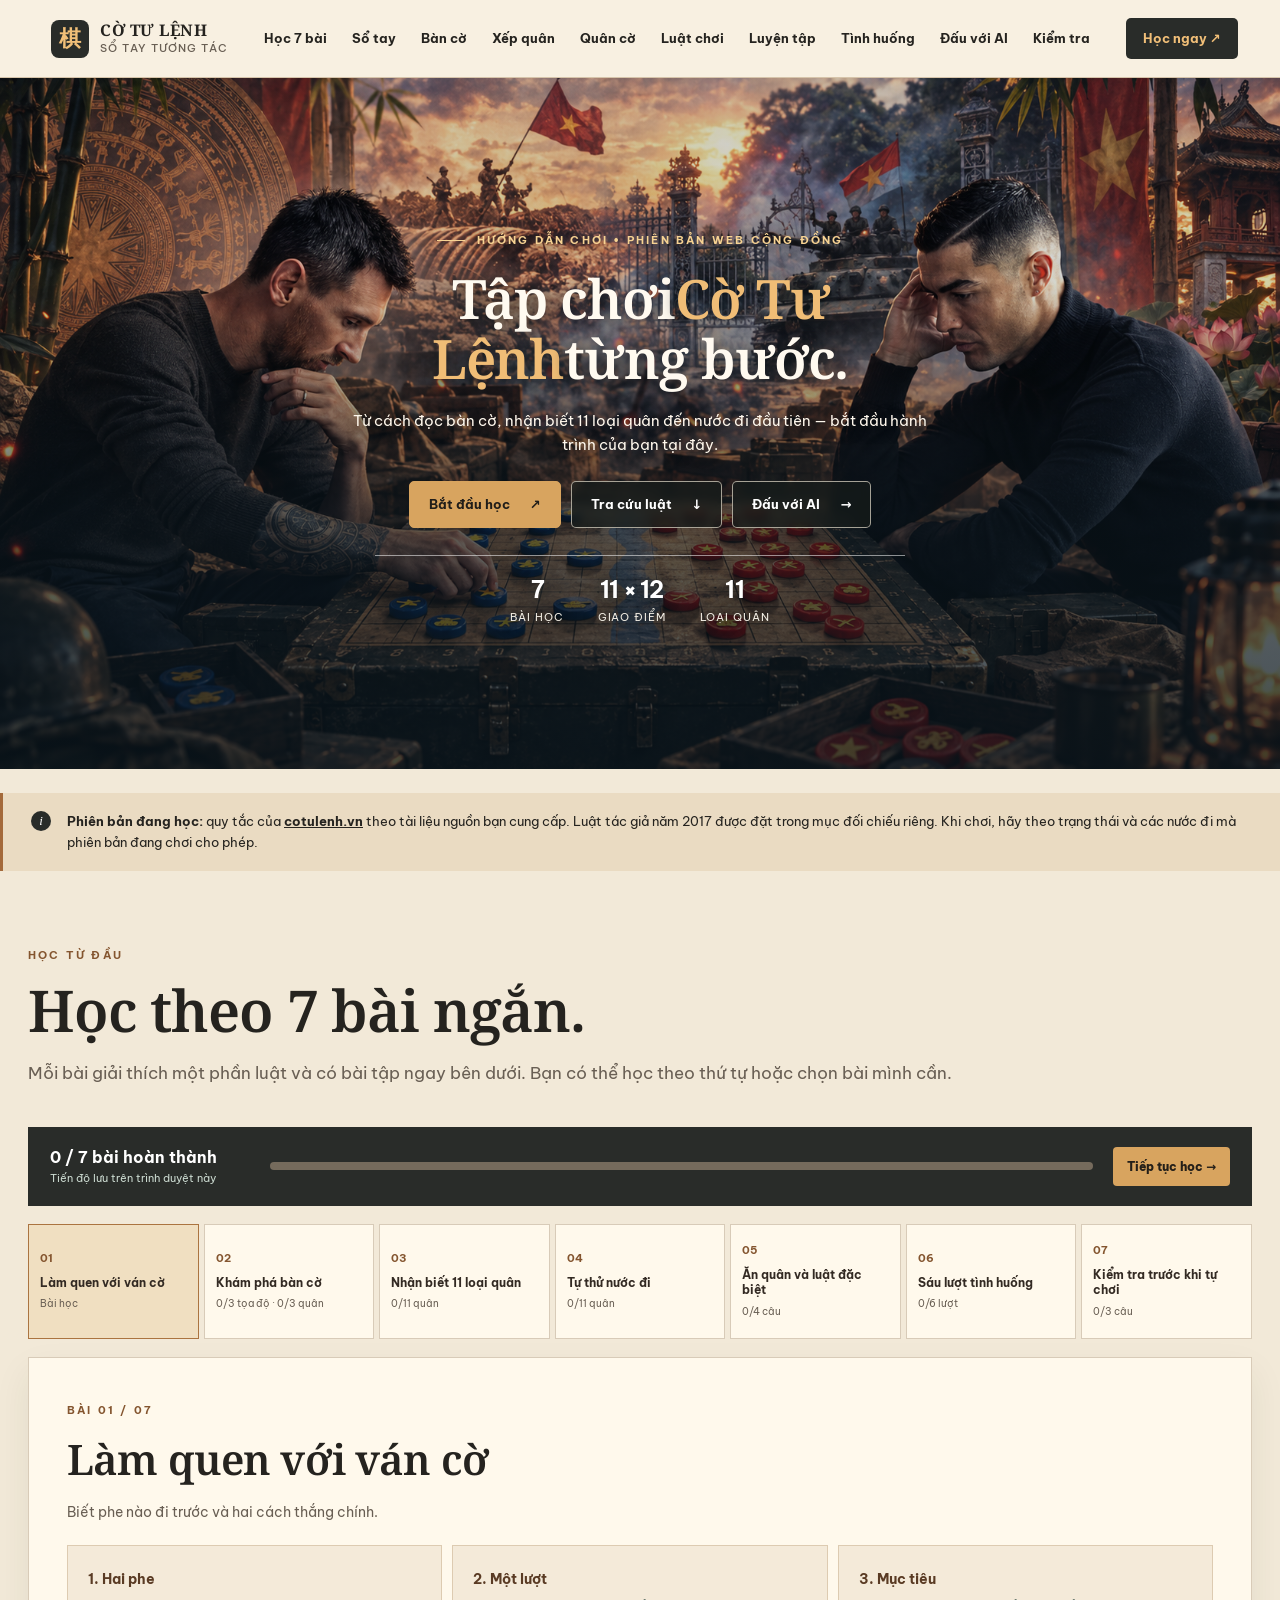
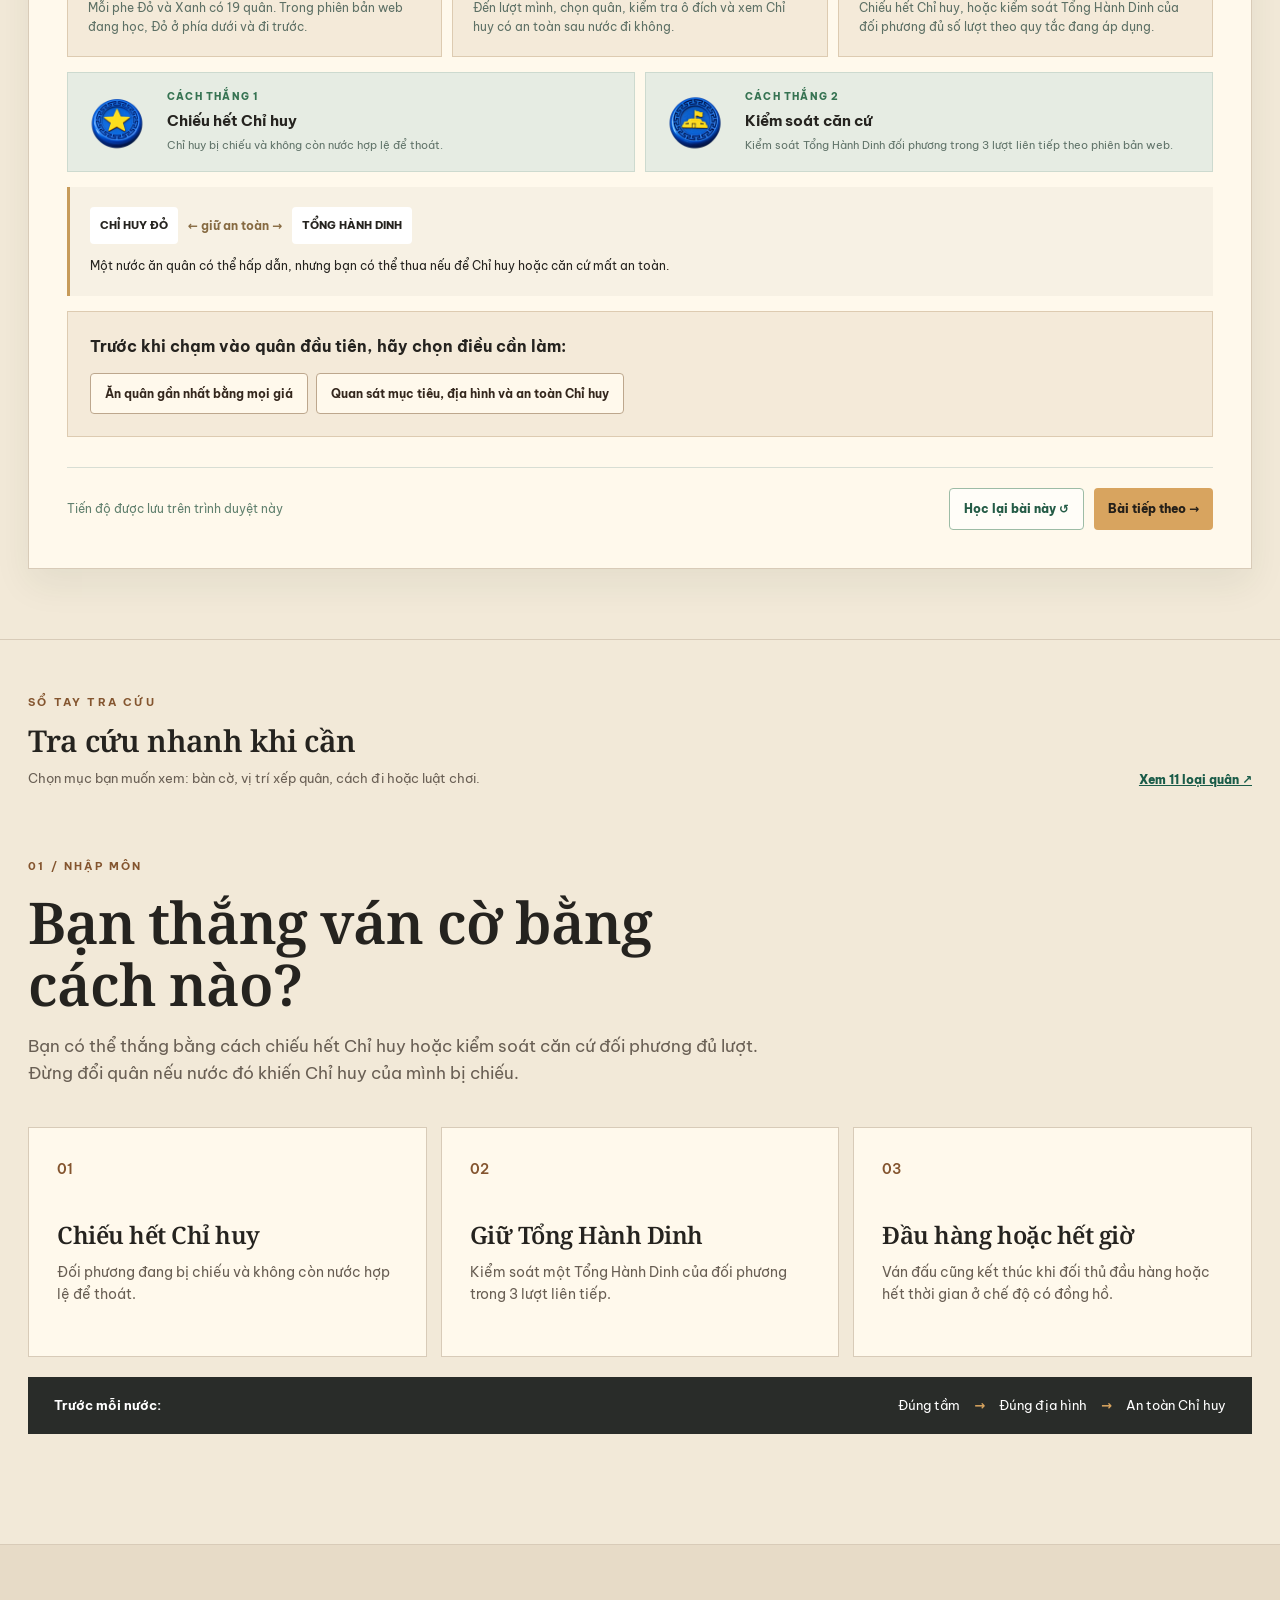
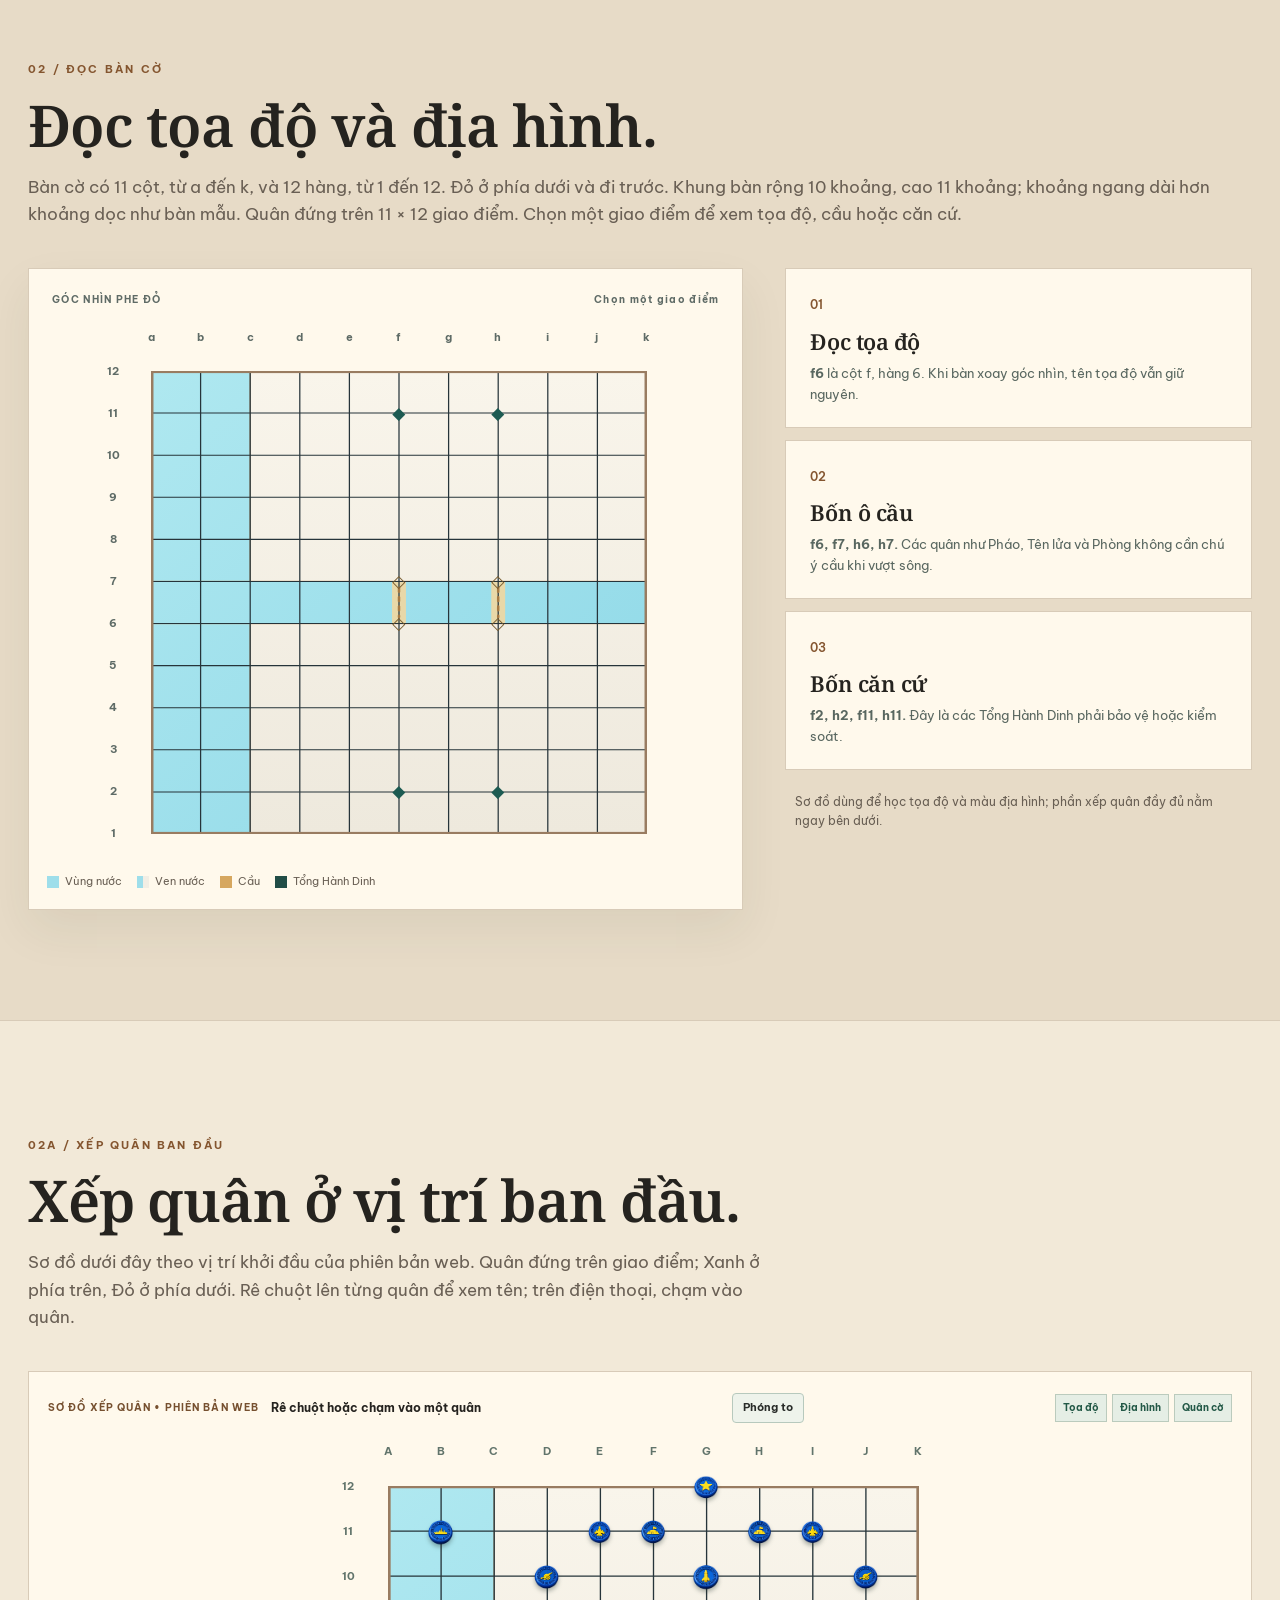
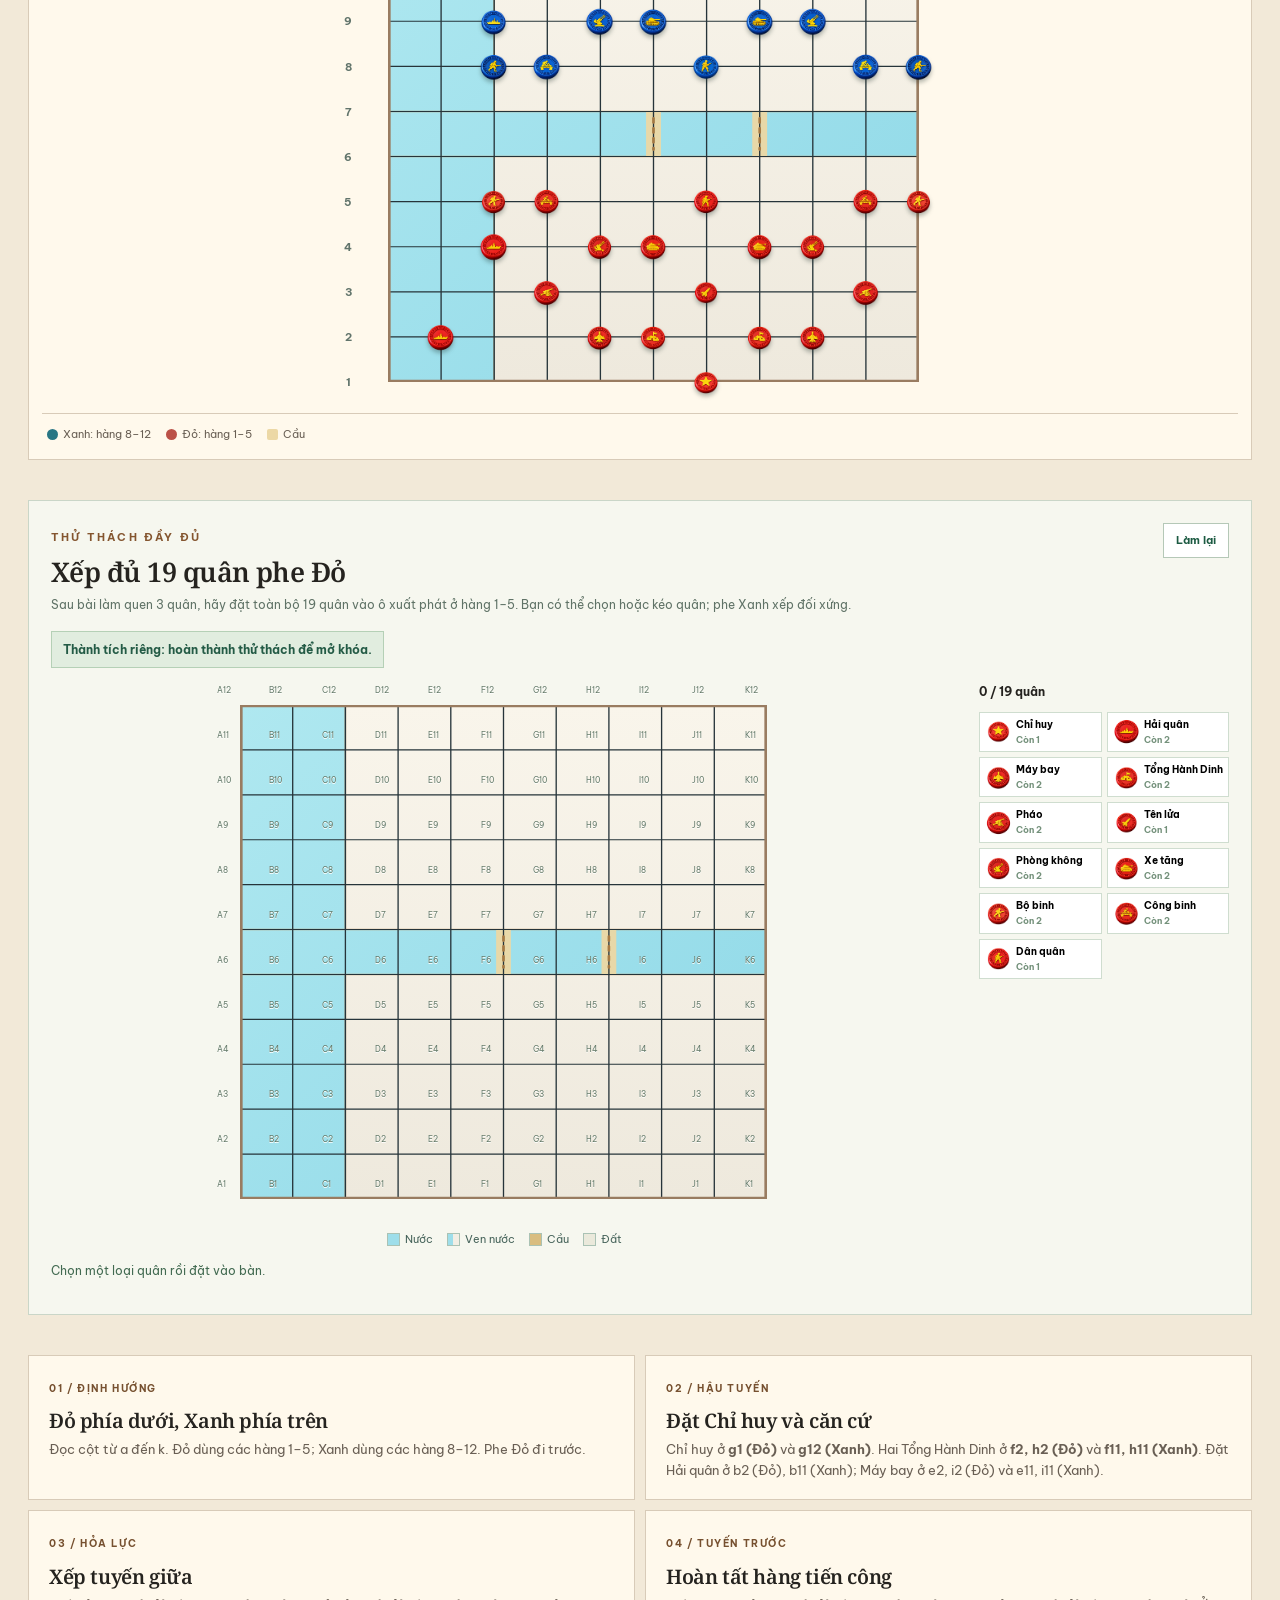
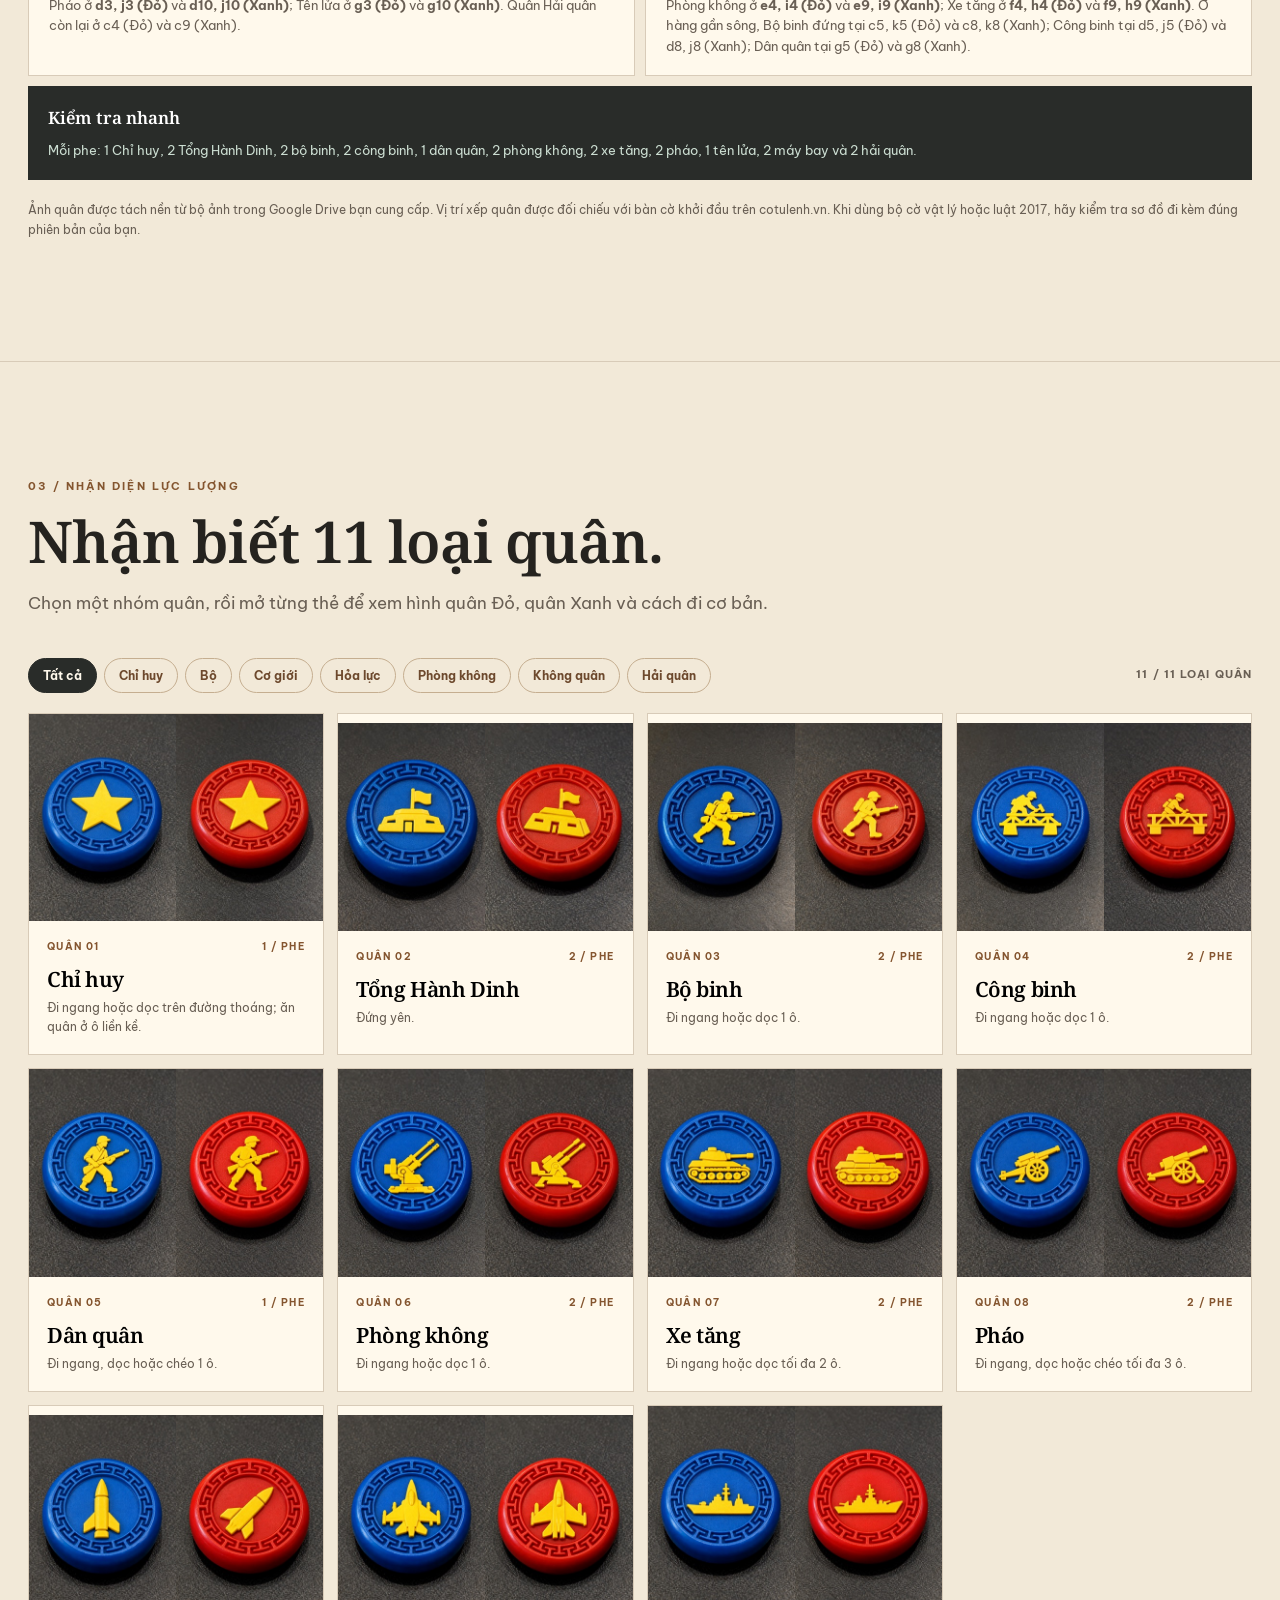
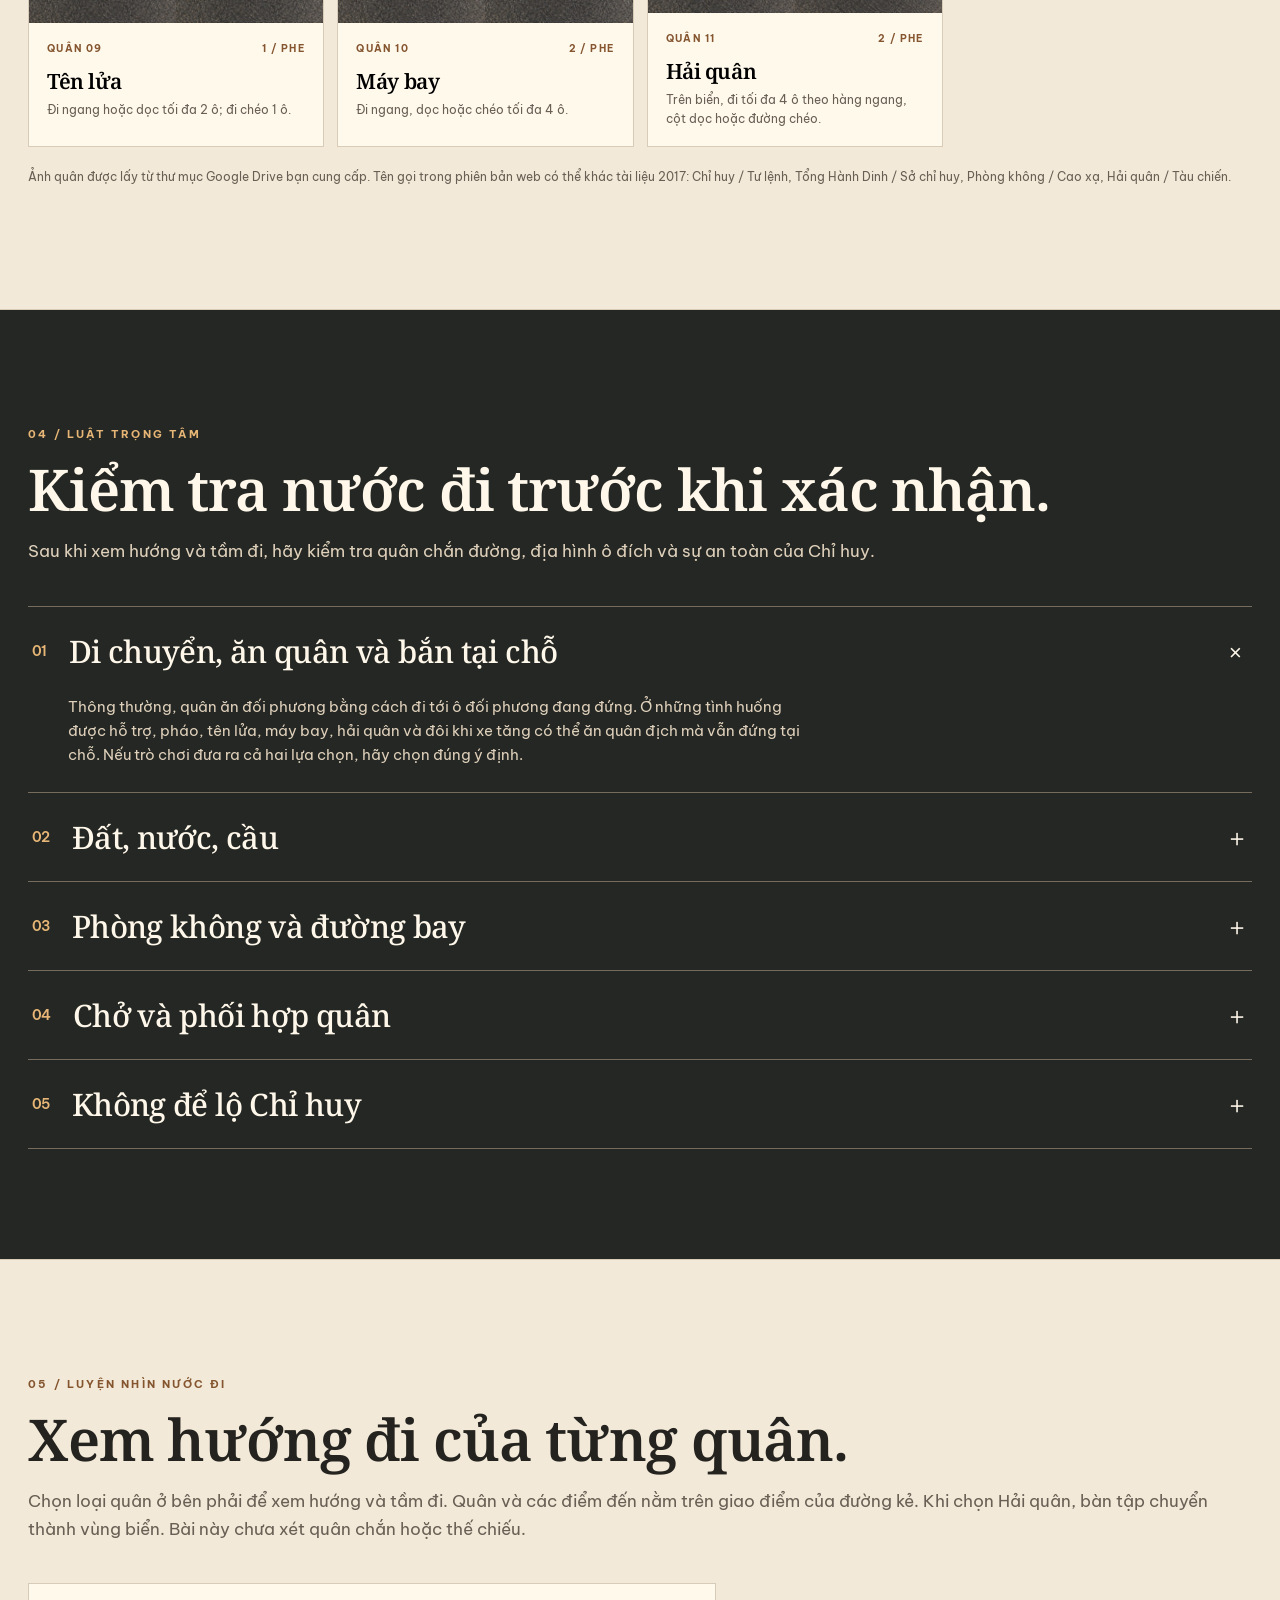
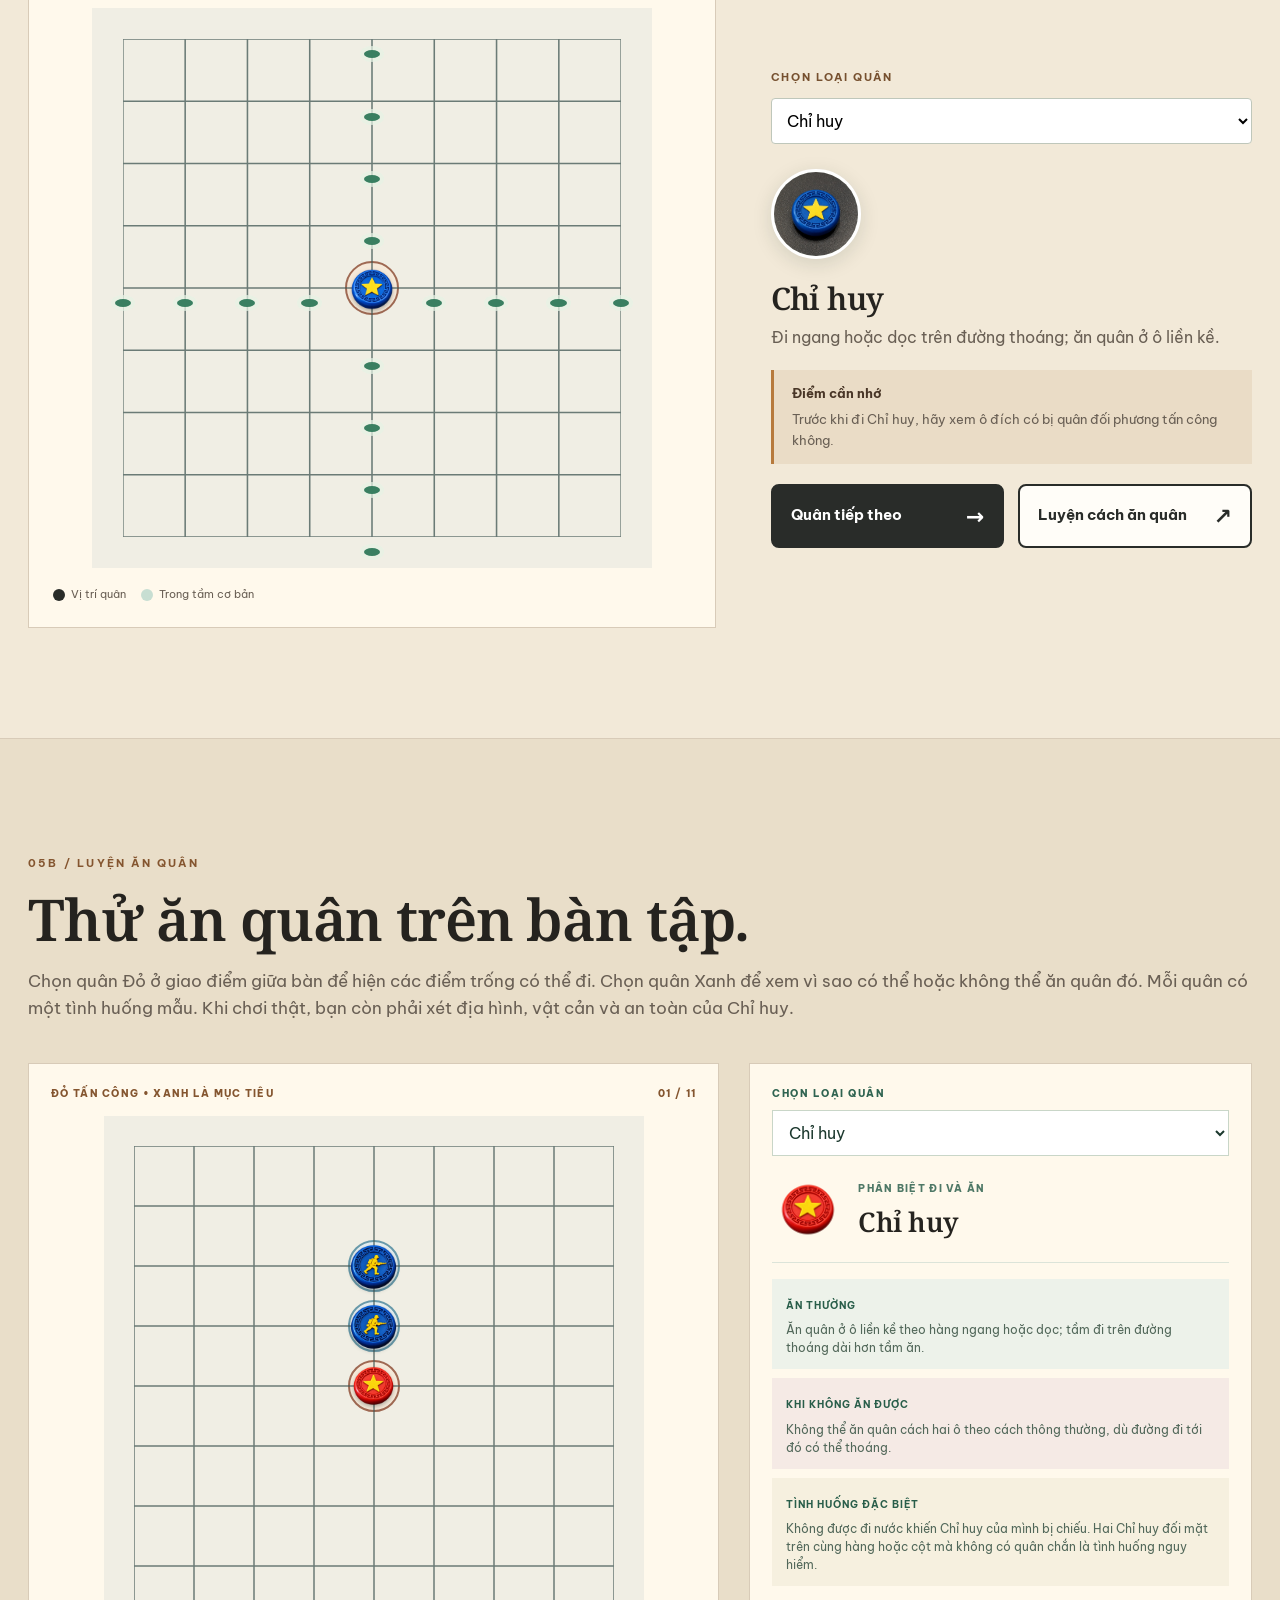
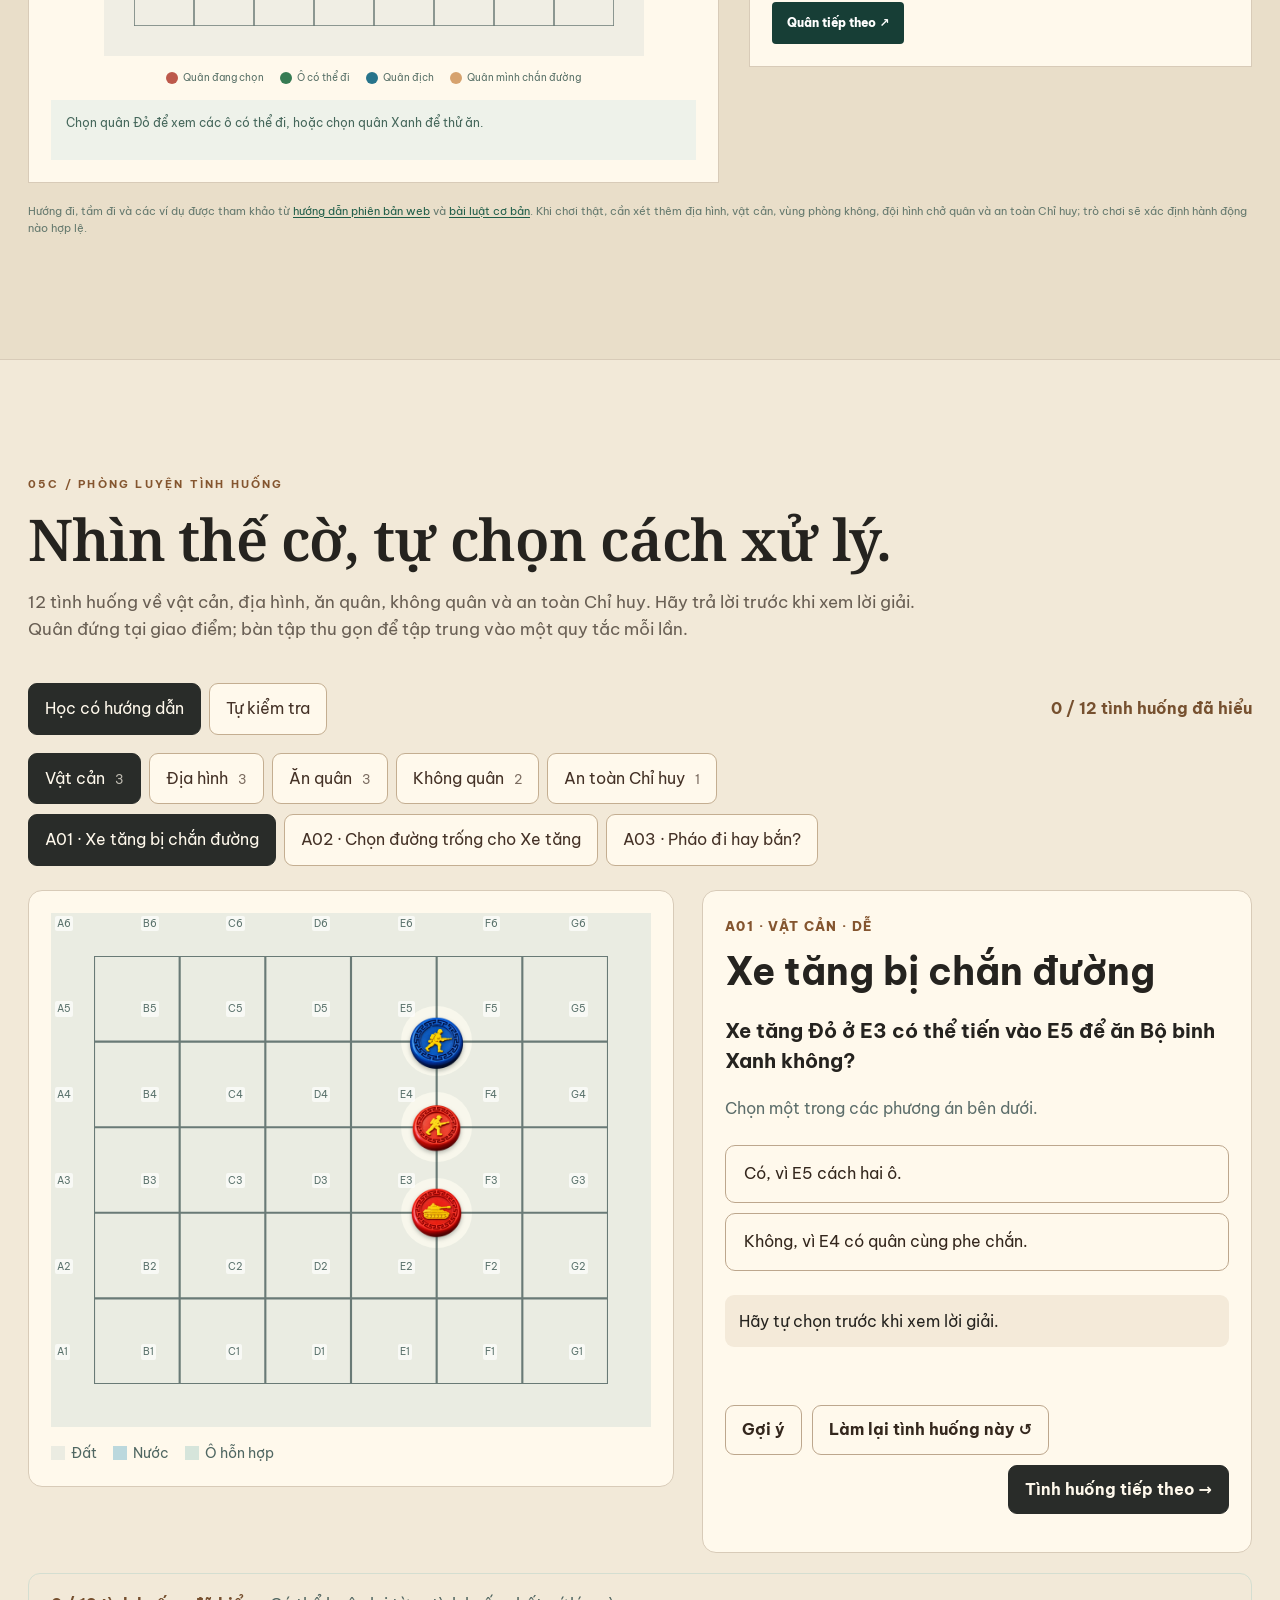
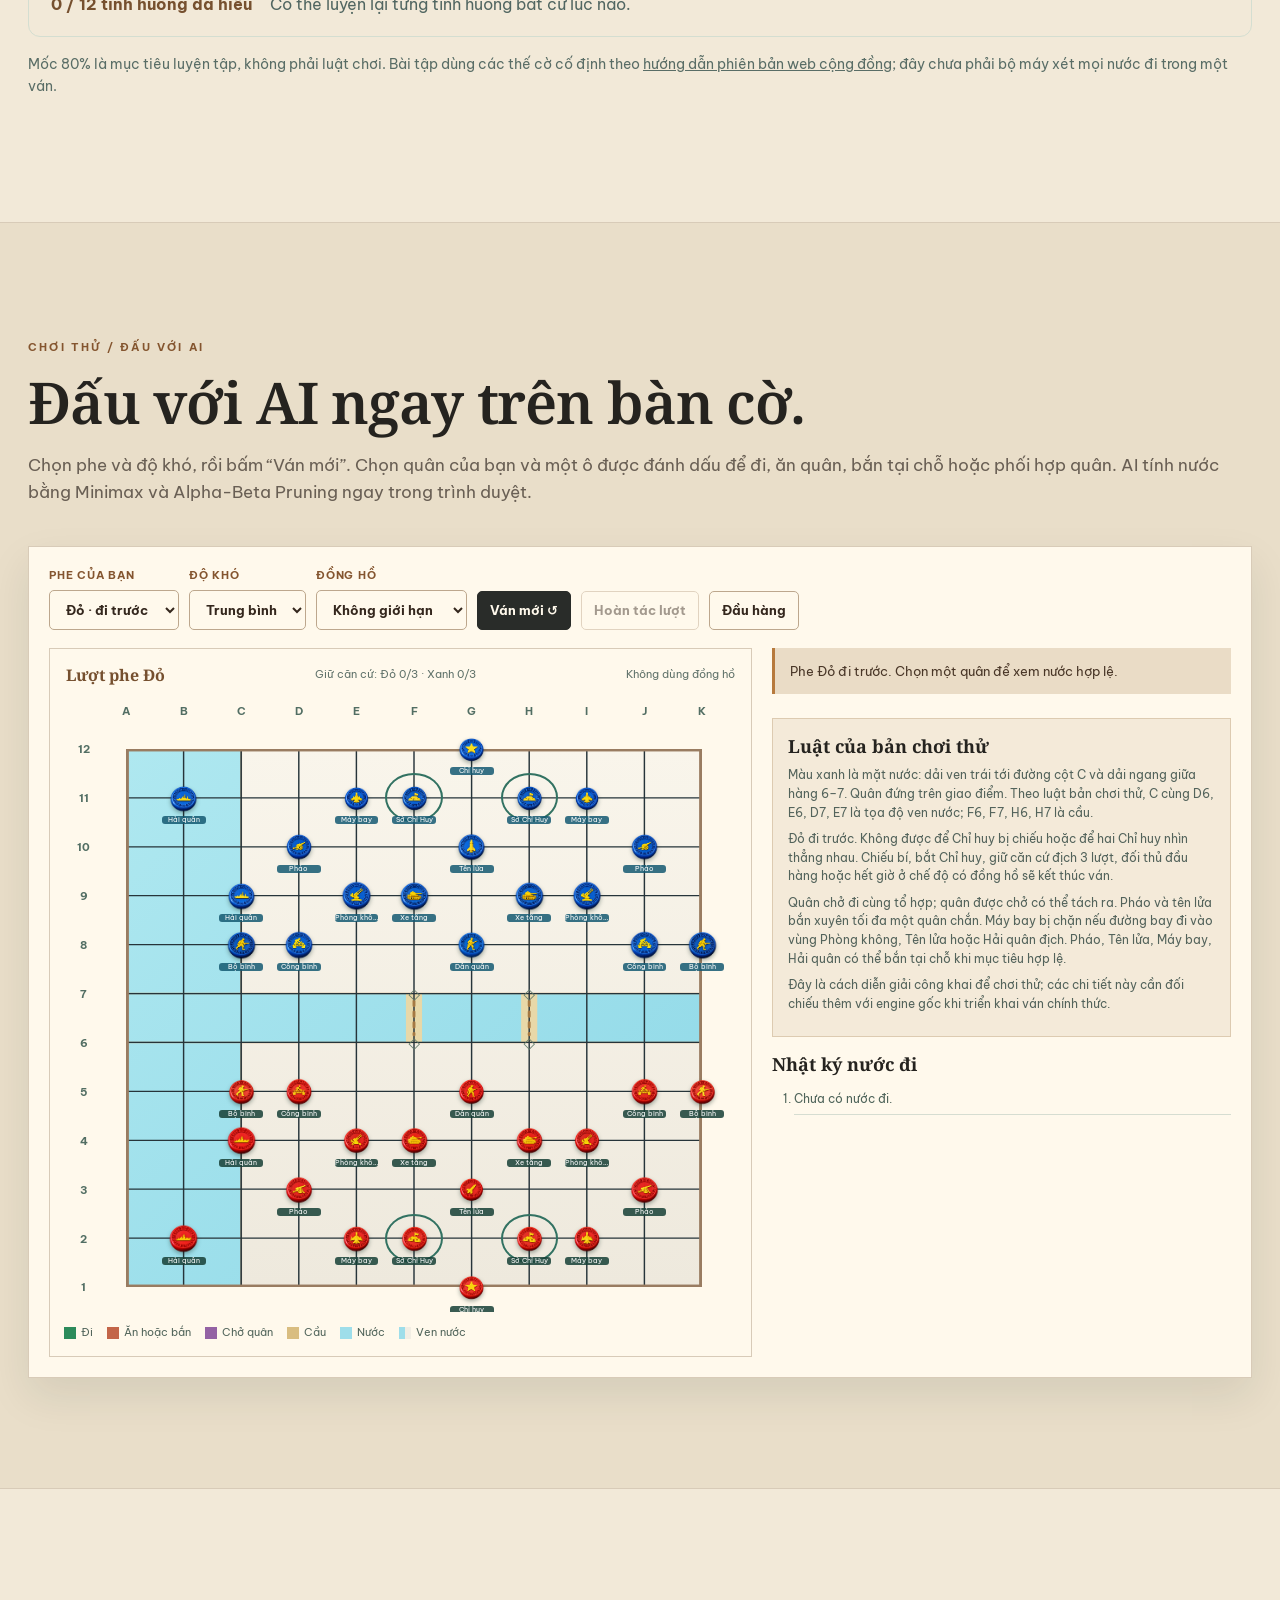
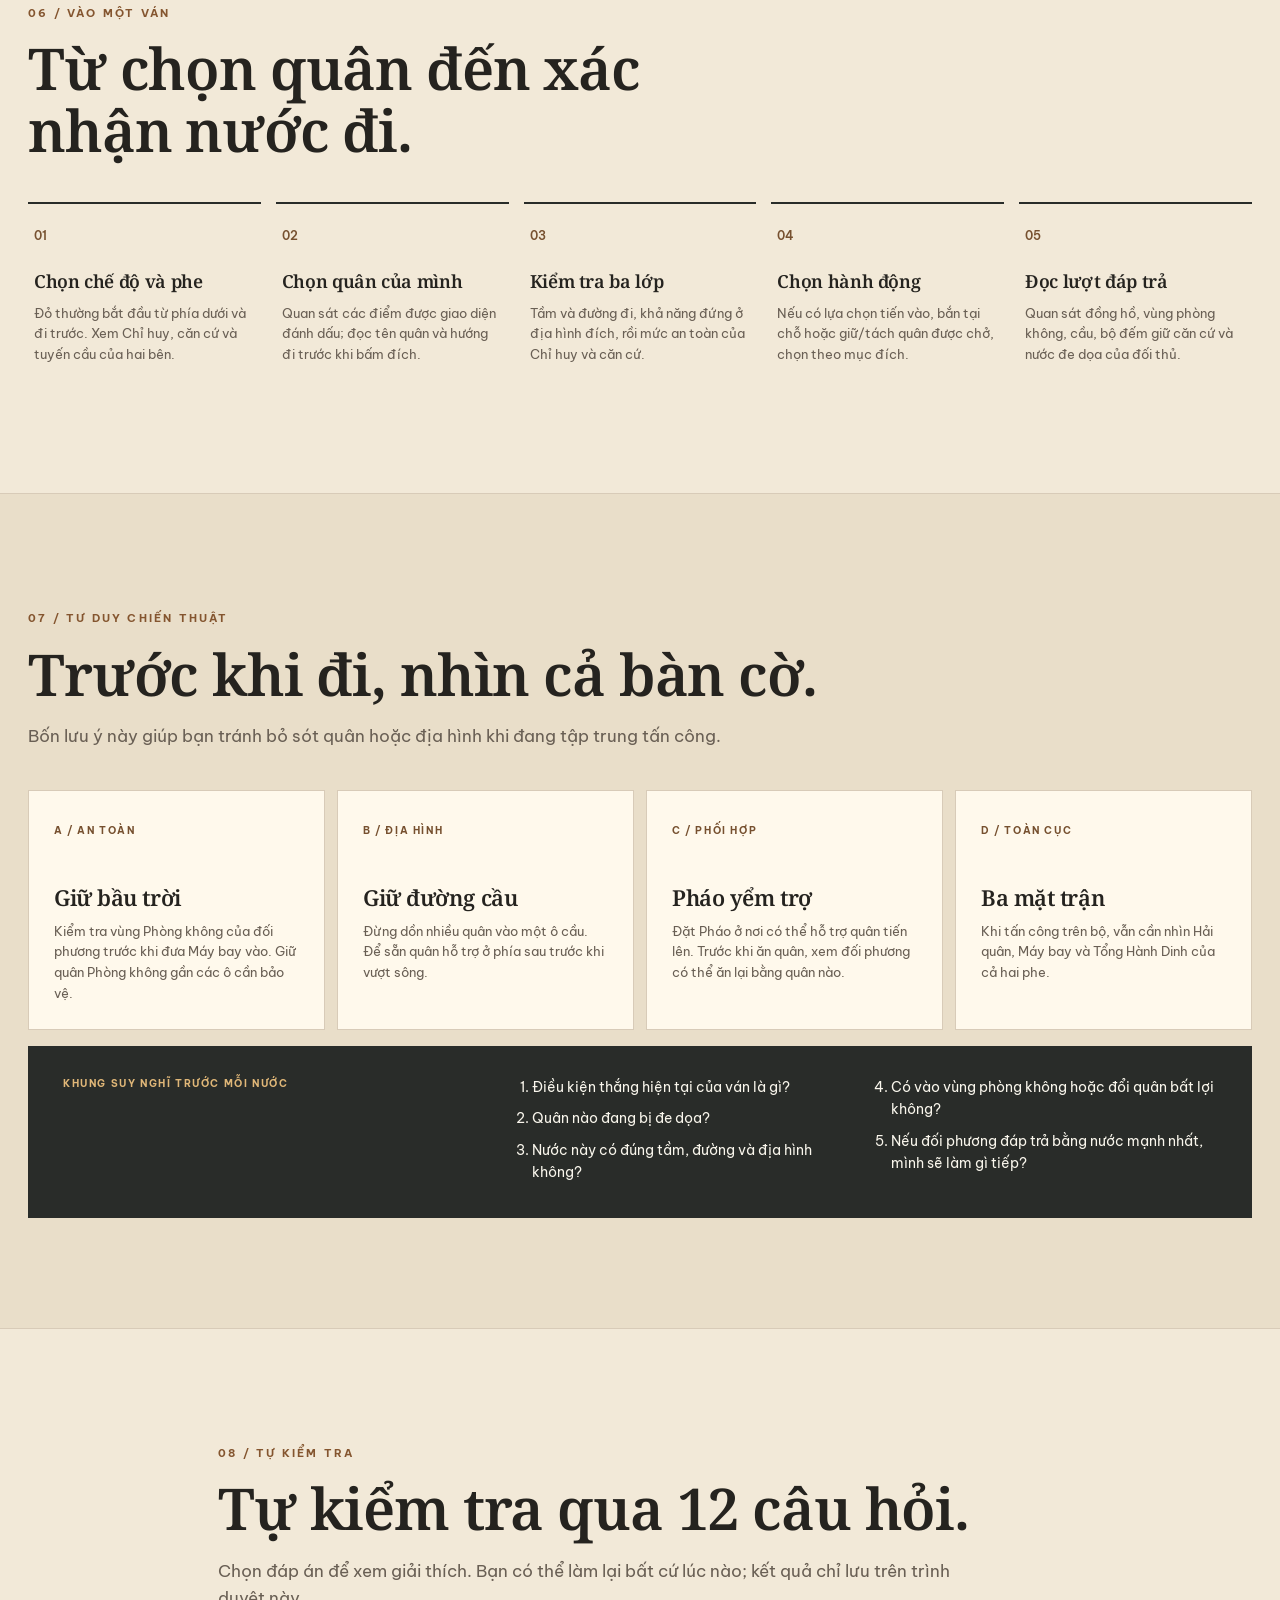
<file: index.html>
<!doctype html>
<html lang="vi">
<head>
  <meta charset="utf-8">
  <meta name="viewport" content="width=device-width,initial-scale=1">
  <meta name="theme-color" content="#171c1b">
  <link rel="icon" type="image/svg+xml" href="assets/favicon.svg">
  <meta name="description" content="Hướng dẫn Cờ Tư Lệnh dễ theo dõi: bàn cờ, 11 loại quân, luật đặc biệt, bài luyện và kiểm tra kiến thức.">
  <title>Học Cờ Tư Lệnh — Từ bàn cờ đến nước đi</title>
  <link rel="preconnect" href="https://fonts.googleapis.com">
  <link rel="preconnect" href="https://fonts.gstatic.com" crossorigin>
  <link rel="stylesheet" href="styles.css?v=fonts-1">
  <link rel="stylesheet" href="guided.css?v=fonts-1">
  <link rel="stylesheet" href="capture.css?v=fonts-1">
  <link rel="stylesheet" href="scenarios/scenario.css">
  <link rel="stylesheet" href="intersection-boards.css?v=1">
  <link rel="stylesheet" href="play/play.css?v=fonts-1">
  <link rel="stylesheet" href="theme.css?v=1">
  <script src="script.js?v=board-6" defer></script>
  <script src="guided.js?v=intersections-1" defer></script>
  <script src="capture.js?v=naval-board-1" defer></script>
  <script src="scenarios/scenario-data.js" defer></script>
  <script src="scenarios/scenario-engine.js" defer></script>
  <script src="scenarios/scenario-progress.js" defer></script>
  <script src="scenarios/scenario-ui.js" defer></script>
  <script src="play/engine.js?v=board-6" defer></script>
  <script src="play/ai.js?v=board-6" defer></script>
  <script src="play/ui.js?v=board-6" defer></script>
  <script src="analytics/config.js" defer></script>
  <script src="analytics/client.js" defer></script>
</head>
<body>
  <a class="skip" href="#main">Bỏ qua menu</a>
  <header class="topbar">
    <a class="logo" href="#dau-trang" aria-label="Về đầu trang"><span class="logo-mark">棋</span><span>CỜ TƯ LỆNH<small>Sổ tay tương tác</small></span></a>
    <button class="menu-toggle" id="menuToggle" aria-controls="siteNav" aria-expanded="false">☰ <span>Mục lục</span></button>
    <nav id="siteNav" aria-label="Nội dung học">
      <a href="#hoc-tung-buoc">Học 7 bài</a><a href="#tra-cuu">Sổ tay</a><a href="#ban-co">Bàn cờ</a><a href="#xep-quan">Xếp quân</a><a href="#quan-co">Quân cờ</a><a href="#luat-choi">Luật chơi</a><a href="#luyen-tap">Luyện tập</a><a href="#phong-tinh-huong">Tình huống</a><a href="#dau-voi-ai">Đấu với AI</a><a href="#kiem-tra">Kiểm tra</a>
    </nav>
    <a class="top-cta" href="#hoc-tung-buoc">Học ngay <span aria-hidden="true">↗</span></a>
  </header>

  <main id="main">
    <section class="hero" id="dau-trang">
      <picture class="hero-image"><source media="(max-width: 700px)" srcset="assets/hero-a2.png"><img src="assets/hero-a1.png" alt="Hai người chơi đang cân nhắc nước đi trên bàn Cờ Tư Lệnh" width="1672" height="941" fetchpriority="high"></picture>
      <div class="hero-copy"><p class="eyebrow"><span class="eyebrow-line"></span> HƯỚNG DẪN CHƠI • PHIÊN BẢN WEB CỘNG ĐỒNG</p><h1><span class="hero-title-intro">Tập chơi<br></span><em>Cờ Tư Lệnh</em><br>từng bước.</h1><p class="hero-lead">Từ cách đọc bàn cờ, nhận biết 11 loại quân đến nước đi đầu tiên — bắt đầu hành trình của bạn tại đây.</p><div class="hero-actions"><a class="button primary" href="#hoc-tung-buoc">Bắt đầu học <span>↗</span></a><a class="button ghost" href="#tra-cuu">Tra cứu luật <span>↓</span></a><a class="button ghost" href="#dau-voi-ai">Đấu với AI <span>→</span></a></div><div class="hero-meta"><span><strong>7</strong> bài học</span><span><strong>11 × 12</strong> giao điểm</span><span><strong>11</strong> loại quân</span></div></div>
    </section>

    <div class="notice"><span class="notice-icon">i</span><p><strong>Phiên bản đang học:</strong> quy tắc của <a href="https://www.cotulenh.vn/guide" target="_blank" rel="noopener noreferrer">cotulenh.vn</a> theo tài liệu nguồn bạn cung cấp. Luật tác giả năm 2017 được đặt trong mục đối chiếu riêng. Khi chơi, hãy theo trạng thái và các nước đi mà phiên bản đang chơi cho phép.</p></div>

    <section class="section guided-section" id="hoc-tung-buoc">
      <div class="section-heading"><span class="kicker">HỌC TỪ ĐẦU</span><h2>Học theo 7 bài ngắn.</h2><p>Mỗi bài giải thích một phần luật và có bài tập ngay bên dưới. Bạn có thể học theo thứ tự hoặc chọn bài mình cần.</p></div>
      <div class="guided-progress"><div><strong id="lessonProgressText">0 / 7 bài hoàn thành</strong><span>Tiến độ lưu trên trình duyệt này</span><a id="fullSetupBadge" href="#full-setup-challenge" hidden>🏅 Đã xếp đủ 19 quân</a></div><div class="guided-progress-track"><span id="lessonProgressBar"></span></div><button type="button" id="continueLesson">Tiếp tục học →</button></div>
      <nav id="lessonList" class="lesson-list" aria-label="Lộ trình 7 bài học"></nav>
      <article id="lessonPanel" class="lesson-panel" aria-live="polite"></article>
    </section>

    <div class="reference-divider" id="tra-cuu"><div><span class="kicker">SỔ TAY TRA CỨU</span><h2>Tra cứu nhanh khi cần</h2><p>Chọn mục bạn muốn xem: bàn cờ, vị trí xếp quân, cách đi hoặc luật chơi.</p></div><a href="#quan-co">Xem 11 loại quân ↗</a></div>

    <section class="section" id="bat-dau"><div class="section-heading"><span class="kicker">01 / NHẬP MÔN</span><h2>Bạn thắng ván cờ bằng cách nào?</h2><p>Bạn có thể thắng bằng cách chiếu hết Chỉ huy hoặc kiểm soát căn cứ đối phương đủ lượt. Đừng đổi quân nếu nước đó khiến Chỉ huy của mình bị chiếu.</p></div><div class="goal-grid"><article class="goal-card"><span class="goal-num">01</span><h3>Chiếu hết Chỉ huy</h3><p>Đối phương đang bị chiếu và không còn nước hợp lệ để thoát.</p></article><article class="goal-card"><span class="goal-num">02</span><h3>Giữ Tổng Hành Dinh</h3><p>Kiểm soát một Tổng Hành Dinh của đối phương trong 3 lượt liên tiếp.</p></article><article class="goal-card"><span class="goal-num">03</span><h3>Đầu hàng hoặc hết giờ</h3><p>Ván đấu cũng kết thúc khi đối thủ đầu hàng hoặc hết thời gian ở chế độ có đồng hồ.</p></article></div><div class="rule-strip"><strong>Trước mỗi nước:</strong><span>Đúng tầm</span><b>→</b><span>Đúng địa hình</span><b>→</b><span>An toàn Chỉ huy</span></div></section>

    <section class="section board-section" id="ban-co"><div class="section-heading"><span class="kicker">02 / ĐỌC BÀN CỜ</span><h2>Đọc tọa độ và địa hình.</h2><p>Bàn cờ có 11 cột, từ a đến k, và 12 hàng, từ 1 đến 12. Đỏ ở phía dưới và đi trước. Khung bàn rộng 10 khoảng, cao 11 khoảng; khoảng ngang dài hơn khoảng dọc như bàn mẫu. Quân đứng trên 11 × 12 giao điểm. Chọn một giao điểm để xem tọa độ, cầu hoặc căn cứ.</p></div><div class="board-layout"><div class="board-panel"><div class="board-toolbar"><span>GÓC NHÌN PHE ĐỎ</span><span id="boardStatus" aria-live="polite">Chọn một giao điểm</span></div><div class="board-grid" id="boardGrid" role="grid" aria-label="Sơ đồ tọa độ bàn Cờ Tư Lệnh"></div><div class="board-legend"><span><i class="legend-water"></i> Vùng nước</span><span><i class="legend-mixed"></i> Ven nước</span><span><i class="legend-bridge"></i> Cầu</span><span><i class="legend-hq"></i> Tổng Hành Dinh</span></div></div><div class="board-notes"><div class="note-block"><span class="note-icon">01</span><h3>Đọc tọa độ</h3><p><strong>f6</strong> là cột f, hàng 6. Khi bàn xoay góc nhìn, tên tọa độ vẫn giữ nguyên.</p></div><div class="note-block"><span class="note-icon">02</span><h3>Bốn ô cầu</h3><p><strong>f6, f7, h6, h7.</strong> Các quân như Pháo, Tên lửa và Phòng không cần chú ý cầu khi vượt sông.</p></div><div class="note-block"><span class="note-icon">03</span><h3>Bốn căn cứ</h3><p><strong>f2, h2, f11, h11.</strong> Đây là các Tổng Hành Dinh phải bảo vệ hoặc kiểm soát.</p></div><div class="micro-note">Sơ đồ dùng để học tọa độ và màu địa hình; phần xếp quân đầy đủ nằm ngay bên dưới.</div></div></div></section>

    <section class="section setup-section" id="xep-quan"><div class="section-heading"><span class="kicker">02A / XẾP QUÂN BAN ĐẦU</span><h2>Xếp quân ở vị trí ban đầu.</h2><p>Sơ đồ dưới đây theo vị trí khởi đầu của phiên bản web. Quân đứng trên giao điểm; Xanh ở phía trên, Đỏ ở phía dưới. Rê chuột lên từng quân để xem tên; trên điện thoại, chạm vào quân.</p></div><div class="setup-layout"><div class="setup-board-wrap"><div class="setup-board-head"><span>SƠ ĐỒ XẾP QUÂN • PHIÊN BẢN WEB</span><strong id="setupPieceInfo" aria-live="polite">Rê chuột hoặc chạm vào một quân</strong><button id="setupZoom" class="setup-zoom" type="button" aria-pressed="false">Phóng to</button></div><div class="setup-board-scroll"><div class="setup-board" id="setupBoard" role="grid" aria-label="Sơ đồ xếp quân ban đầu với ảnh quân 3D"></div></div><div class="setup-board-foot"><span><i class="setup-swatch blue"></i> Xanh: hàng 8–12</span><span><i class="setup-swatch red"></i> Đỏ: hàng 1–5</span><span><i class="setup-swatch bridge"></i> Cầu</span></div></div><div class="setup-guide"><div class="setup-step"><span>01 / ĐỊNH HƯỚNG</span><h3>Đỏ phía dưới, Xanh phía trên</h3><p>Đọc cột từ a đến k. Đỏ dùng các hàng 1–5; Xanh dùng các hàng 8–12. Phe Đỏ đi trước.</p></div><div class="setup-step"><span>02 / HẬU TUYẾN</span><h3>Đặt Chỉ huy và căn cứ</h3><p>Chỉ huy ở <b>g1 (Đỏ)</b> và <b>g12 (Xanh)</b>. Hai Tổng Hành Dinh ở <b>f2, h2 (Đỏ)</b> và <b>f11, h11 (Xanh)</b>. Đặt Hải quân ở b2 (Đỏ), b11 (Xanh); Máy bay ở e2, i2 (Đỏ) và e11, i11 (Xanh).</p></div><div class="setup-step"><span>03 / HỎA LỰC</span><h3>Xếp tuyến giữa</h3><p>Pháo ở <b>d3, j3 (Đỏ)</b> và <b>d10, j10 (Xanh)</b>; Tên lửa ở <b>g3 (Đỏ)</b> và <b>g10 (Xanh)</b>. Quân Hải quân còn lại ở c4 (Đỏ) và c9 (Xanh).</p></div><div class="setup-step"><span>04 / TUYẾN TRƯỚC</span><h3>Hoàn tất hàng tiến công</h3><p>Phòng không ở <b>e4, i4 (Đỏ)</b> và <b>e9, i9 (Xanh)</b>; Xe tăng ở <b>f4, h4 (Đỏ)</b> và <b>f9, h9 (Xanh)</b>. Ở hàng gần sông, Bộ binh đứng tại c5, k5 (Đỏ) và c8, k8 (Xanh); Công binh tại d5, j5 (Đỏ) và d8, j8 (Xanh); Dân quân tại g5 (Đỏ) và g8 (Xanh).</p></div><div class="setup-check"><strong>Kiểm tra nhanh</strong><p>Mỗi phe: 1 Chỉ huy, 2 Tổng Hành Dinh, 2 bộ binh, 2 công binh, 1 dân quân, 2 phòng không, 2 xe tăng, 2 pháo, 1 tên lửa, 2 máy bay và 2 hải quân.</p></div></div></div><p class="section-footnote">Ảnh quân được tách nền từ bộ ảnh trong Google Drive bạn cung cấp. Vị trí xếp quân được đối chiếu với bàn cờ khởi đầu trên cotulenh.vn. Khi dùng bộ cờ vật lý hoặc luật 2017, hãy kiểm tra sơ đồ đi kèm đúng phiên bản của bạn.</p></section>

    <section class="section" id="quan-co"><div class="section-heading"><span class="kicker">03 / NHẬN DIỆN LỰC LƯỢNG</span><h2>Nhận biết 11 loại quân.</h2><p>Chọn một nhóm quân, rồi mở từng thẻ để xem hình quân Đỏ, quân Xanh và cách đi cơ bản.</p></div><div class="unit-controls"><div class="filter-row" id="unitFilters" role="group" aria-label="Lọc nhóm quân"></div><span class="result-count" id="unitCount"></span></div><div class="unit-grid" id="unitGrid"></div><p class="section-footnote">Ảnh quân được lấy từ thư mục Google Drive bạn cung cấp. Tên gọi trong phiên bản web có thể khác tài liệu 2017: Chỉ huy / Tư lệnh, Tổng Hành Dinh / Sở chỉ huy, Phòng không / Cao xạ, Hải quân / Tàu chiến.</p></section>

    <section class="section rules-section" id="luat-choi"><div class="section-heading"><span class="kicker">04 / LUẬT TRỌNG TÂM</span><h2>Kiểm tra nước đi trước khi xác nhận.</h2><p>Sau khi xem hướng và tầm đi, hãy kiểm tra quân chắn đường, địa hình ô đích và sự an toàn của Chỉ huy.</p></div><div class="rules-list"><details open><summary><span class="rule-number">01</span><span>Di chuyển, ăn quân và bắn tại chỗ</span><span class="plus">＋</span></summary><div class="rule-content"><p>Thông thường, quân ăn đối phương bằng cách đi tới ô đối phương đang đứng. Ở những tình huống được hỗ trợ, pháo, tên lửa, máy bay, hải quân và đôi khi xe tăng có thể ăn quân địch mà vẫn đứng tại chỗ. Nếu trò chơi đưa ra cả hai lựa chọn, hãy chọn đúng ý định.</p></div></details><details><summary><span class="rule-number">02</span><span>Đất, nước, cầu</span><span class="plus">＋</span></summary><div class="rule-content"><p>Quân bộ không dừng trên ô nước thường; hải quân hoạt động ở nước hoặc ô hỗn hợp. Pháo, phòng không và tên lửa cần lưu ý tuyến cầu khi vượt sông. Máy bay có thể bay qua nước nhưng không hạ xuống nước thường theo mô tả phiên bản web.</p></div></details><details><summary><span class="rule-number">03</span><span>Phòng không và đường bay</span><span class="plus">＋</span></summary><div class="rule-content"><p>Phòng không tạo vùng kiểm soát gần; tên lửa và hải quân cũng ảnh hưởng tới máy bay. Máy bay vượt được vật cản không có nghĩa là an toàn. Xem cả đường bay và vị trí đích.</p></div></details><details><summary><span class="rule-number">04</span><span>Chở và phối hợp quân</span><span class="plus">＋</span></summary><div class="rule-content"><p>Xe tăng có thể chở Chỉ huy, bộ binh hoặc dân quân; công binh hỗ trợ các quân nặng phù hợp. Máy bay và hải quân có các tổ hợp chở quân riêng. Khi các quân đi cùng nhau, quân chở quyết định cách di chuyển; khi tách ra, mỗi quân đi theo luật của mình. Hệ thống xác nhận tổ hợp nào hợp lệ.</p></div></details><details><summary><span class="rule-number">05</span><span>Không để lộ Chỉ huy</span><span class="plus">＋</span></summary><div class="rule-content"><p>Không được đi nước khiến Chỉ huy của mình bị chiếu. Hai Chỉ huy đối mặt trên cùng hàng hoặc cột, không có quân chắn, là tình huống phải kiểm tra. Đừng dời quân che chắn khi chưa nhìn thấy toàn bộ đường tấn công.</p></div></details></div></section>

    <section class="section practice-section" id="luyen-tap"><div class="section-heading"><span class="kicker">05 / LUYỆN NHÌN NƯỚC ĐI</span><h2>Xem hướng đi của từng quân.</h2><p>Chọn loại quân ở bên phải để xem hướng và tầm đi. Quân và các điểm đến nằm trên giao điểm của đường kẻ. Khi chọn Hải quân, bàn tập chuyển thành vùng biển. Bài này chưa xét quân chắn hoặc thế chiếu.</p></div><div class="practice-layout"><div class="practice-board"><div class="practice-grid" id="practiceGrid" aria-label="Lưới minh họa tầm đi"></div><div class="practice-legend"><span><i class="origin-dot"></i> Vị trí quân</span><span><i class="reach-dot"></i> Trong tầm cơ bản</span><span id="practiceSeaLegend" hidden><i class="sea-dot"></i> Vùng biển</span></div></div><div class="practice-info"><label for="practiceSelect">CHỌN LOẠI QUÂN</label><select id="practiceSelect"></select><div class="practice-piece" id="practicePiece"></div><h3 id="practiceTitle"></h3><p id="practiceMove"></p><div class="tip-box"><strong>Điểm cần nhớ</strong><p id="practiceTip"></p></div><div class="practice-actions"><button class="practice-action practice-action-next" id="nextPiece" type="button"><span>Quân tiếp theo</span><span aria-hidden="true">→</span></button><a class="practice-action practice-action-capture" href="#luyen-an-quan"><span>Luyện cách ăn quân</span><span aria-hidden="true">↗</span></a></div></div></div></section>

    <section class="section capture-section" id="luyen-an-quan">
      <div class="section-heading"><span class="kicker">05B / LUYỆN ĂN QUÂN</span><h2>Thử ăn quân trên bàn tập.</h2><p>Chọn quân Đỏ ở giao điểm giữa bàn để hiện các điểm trống có thể đi. Chọn quân Xanh để xem vì sao có thể hoặc không thể ăn quân đó. Mỗi quân có một tình huống mẫu. Khi chơi thật, bạn còn phải xét địa hình, vật cản và an toàn của Chỉ huy.</p></div>
      <div class="capture-layout">
        <div class="capture-board-card"><div class="capture-toolbar"><span>ĐỎ TẤN CÔNG • XANH LÀ MỤC TIÊU</span><span id="captureScenarioCount">01 / 11</span></div><div id="captureGrid" class="capture-grid" aria-label="Bàn tập chọn mục tiêu ăn quân"></div><div class="capture-legend"><span><i class="capture-dot origin"></i>Quân đang chọn</span><span><i class="capture-dot move"></i>Ô có thể đi</span><span><i class="capture-dot enemy"></i>Quân địch</span><span><i class="capture-dot friendly"></i>Quân mình chắn đường</span></div><p id="captureFeedback" class="capture-feedback" role="status">Chọn quân Đỏ để hiện các ô có thể đi.</p></div>
        <div class="capture-info"><label for="captureSelect">CHỌN LOẠI QUÂN</label><select id="captureSelect"></select><div class="capture-piece-title"><img id="capturePieceImage" alt=""><div><span>PHÂN BIỆT ĐI VÀ ĂN</span><h3 id="capturePieceName"></h3></div></div><div class="capture-facts"><div><strong>ĂN THƯỜNG</strong><p id="captureNormal"></p></div><div><strong>KHI KHÔNG ĂN ĐƯỢC</strong><p id="captureCannot"></p></div><div><strong>TÌNH HUỐNG ĐẶC BIỆT</strong><p id="captureSpecial"></p></div></div><button type="button" id="captureNext">Quân tiếp theo <span>↗</span></button></div>
      </div>
      <p class="capture-source">Hướng đi, tầm đi và các ví dụ được tham khảo từ <a href="https://www.cotulenh.vn/guide" target="_blank" rel="noopener noreferrer">hướng dẫn phiên bản web</a> và <a href="https://www.cotulenh.vn/kien-thuc/luat-choi-co-tu-lenh" target="_blank" rel="noopener noreferrer">bài luật cơ bản</a>. Khi chơi thật, cần xét thêm địa hình, vật cản, vùng phòng không, đội hình chở quân và an toàn Chỉ huy; trò chơi sẽ xác định hành động nào hợp lệ.</p>
    </section>

    <section class="section scenario-section" id="phong-tinh-huong">
      <div class="section-heading"><span class="kicker">05C / PHÒNG LUYỆN TÌNH HUỐNG</span><h2>Nhìn thế cờ, tự chọn cách xử lý.</h2><p>12 tình huống về vật cản, địa hình, ăn quân, không quân và an toàn Chỉ huy. Hãy trả lời trước khi xem lời giải. Quân đứng tại giao điểm; bàn tập thu gọn để tập trung vào một quy tắc mỗi lần.</p></div>
      <div class="scenario-room" id="scenarioRoom">
        <div class="scenario-top"><div id="scenarioModes" class="scenario-modes" role="group" aria-label="Chế độ luyện tập"></div><span id="scenarioProgress" class="scenario-progress"></span></div>
        <div id="scenarioCategories" class="scenario-categories" role="group" aria-label="Chủ đề tình huống"></div><div id="scenarioList" class="scenario-list" aria-label="Các tình huống trong chủ đề"></div>
        <div class="scenario-layout"><div class="scenario-board-card"><div id="scenarioBoard" class="scenario-board" role="group"></div><div id="scenarioLegend" class="scenario-legend"></div></div>
          <div class="scenario-question-card"><span id="scenarioEyebrow" class="scenario-eyebrow"></span><h3 id="scenarioTitle"></h3><p id="scenarioQuestion" class="scenario-question"></p><p id="scenarioInstruction" class="scenario-instruction"></p><div id="scenarioOptions" class="scenario-options"></div><div id="scenarioFeedback" class="scenario-feedback" role="status" aria-live="polite"></div><p id="scenarioHintText" class="scenario-hint-text"></p><div class="scenario-actions"><button type="button" id="scenarioHint">Gợi ý</button><button type="button" id="scenarioReset">Làm lại tình huống này ↺</button><button type="button" id="scenarioNext">Tình huống tiếp theo →</button></div><p id="scenarioStatus" role="status" class="scenario-note"></p></div></div>
        <div id="scenarioSummary" class="scenario-summary" aria-live="polite"></div><p class="scenario-note">Mốc 80% là mục tiêu luyện tập, không phải luật chơi. Bài tập dùng các thế cờ cố định theo <a href="https://www.cotulenh.vn/guide" target="_blank" rel="noopener noreferrer">hướng dẫn phiên bản web cộng đồng</a>; đây chưa phải bộ máy xét mọi nước đi trong một ván.</p>
      </div>
    </section>

    <section class="section ai-section" id="dau-voi-ai">
      <div class="section-heading"><span class="kicker">CHƠI THỬ / ĐẤU VỚI AI</span><h2>Đấu với AI ngay trên bàn cờ.</h2><p>Chọn phe và độ khó, rồi bấm “Ván mới”. Chọn quân của bạn và một ô được đánh dấu để đi, ăn quân, bắn tại chỗ hoặc phối hợp quân. AI tính nước bằng Minimax và Alpha-Beta Pruning ngay trong trình duyệt.</p></div>
      <div class="ai-game" id="aiGame">
        <div class="ai-controls"><label>Phe của bạn <select id="aiSide"><option value="red">Đỏ · đi trước</option><option value="blue">Xanh · đi sau</option></select></label><label>Độ khó <select id="aiLevel"><option value="easy">Dễ</option><option value="medium" selected>Trung bình</option><option value="hard">Khó</option></select></label><label>Đồng hồ <select id="aiClock"><option value="0">Không giới hạn</option><option value="5">5 phút mỗi phe</option><option value="10">10 phút mỗi phe</option></select></label><button type="button" id="aiNew">Ván mới ↺</button><button type="button" id="aiUndo">Hoàn tác lượt</button><button type="button" id="aiResign">Đầu hàng</button></div>
        <div class="ai-layout"><div class="ai-board-card"><div class="ai-board-head"><strong id="aiStatus" role="status" aria-live="polite"></strong><span id="aiHold"></span><span id="aiClocks"></span></div><div class="ai-board-scroll"><div id="aiBoard" class="ai-board" role="grid" aria-label="Bàn chơi Cờ Tư Lệnh 11 cột 12 hàng"></div></div><div class="ai-legend"><span><i class="ai-key move"></i>Đi</span><span><i class="ai-key capture"></i>Ăn hoặc bắn</span><span><i class="ai-key carry"></i>Chở quân</span><span><i class="ai-key bridge"></i>Cầu</span><span><i class="ai-key water"></i>Nước</span><span><i class="ai-key mixed"></i>Ven nước</span></div></div>
          <aside class="ai-side-panel"><p id="aiNote" class="ai-note" role="status" aria-live="polite"></p><div id="aiActions" class="ai-actions" role="group" aria-label="Chọn kiểu hành động"></div><div class="ai-rules"><h3>Luật của bản chơi thử</h3><p>Màu xanh là mặt nước: dải ven trái tới đường cột C và dải ngang giữa hàng 6–7. Quân đứng trên giao điểm. Theo luật bản chơi thử, C cùng D6, E6, D7, E7 là tọa độ ven nước; F6, F7, H6, H7 là cầu.</p><p>Đỏ đi trước. Không được để Chỉ huy bị chiếu hoặc để hai Chỉ huy nhìn thẳng nhau. Chiếu bí, bắt Chỉ huy, giữ căn cứ địch 3 lượt, đối thủ đầu hàng hoặc hết giờ ở chế độ có đồng hồ sẽ kết thúc ván.</p><p>Quân chở đi cùng tổ hợp; quân được chở có thể tách ra. Pháo và tên lửa bắn xuyên tối đa một quân chắn. Máy bay bị chặn nếu đường bay đi vào vùng Phòng không, Tên lửa hoặc Hải quân địch. Pháo, Tên lửa, Máy bay, Hải quân có thể bắn tại chỗ khi mục tiêu hợp lệ.</p><p>Đây là cách diễn giải công khai để chơi thử; các chi tiết này cần đối chiếu thêm với engine gốc khi triển khai ván chính thức.</p></div><h3>Nhật ký nước đi</h3><ol id="aiLog" class="ai-log"></ol></aside></div>
      </div>
    </section>

    <section class="section" id="quy-trinh"><div class="section-heading"><span class="kicker">06 / VÀO MỘT VÁN</span><h2>Từ chọn quân đến xác nhận nước đi.</h2></div><div class="timeline"><div><b>01</b><h3>Chọn chế độ và phe</h3><p>Đỏ thường bắt đầu từ phía dưới và đi trước. Xem Chỉ huy, căn cứ và tuyến cầu của hai bên.</p></div><div><b>02</b><h3>Chọn quân của mình</h3><p>Quan sát các điểm được giao diện đánh dấu; đọc tên quân và hướng đi trước khi bấm đích.</p></div><div><b>03</b><h3>Kiểm tra ba lớp</h3><p>Tầm và đường đi, khả năng đứng ở địa hình đích, rồi mức an toàn của Chỉ huy và căn cứ.</p></div><div><b>04</b><h3>Chọn hành động</h3><p>Nếu có lựa chọn tiến vào, bắn tại chỗ hoặc giữ/tách quân được chở, chọn theo mục đích.</p></div><div><b>05</b><h3>Đọc lượt đáp trả</h3><p>Quan sát đồng hồ, vùng phòng không, cầu, bộ đếm giữ căn cứ và nước đe dọa của đối thủ.</p></div></div></section>

    <section class="section strategy-section" id="chien-thuat"><div class="section-heading"><span class="kicker">07 / TƯ DUY CHIẾN THUẬT</span><h2>Trước khi đi, nhìn cả bàn cờ.</h2><p>Bốn lưu ý này giúp bạn tránh bỏ sót quân hoặc địa hình khi đang tập trung tấn công.</p></div><div class="strategy-grid"><article><span>A / AN TOÀN</span><h3>Giữ bầu trời</h3><p>Kiểm tra vùng Phòng không của đối phương trước khi đưa Máy bay vào. Giữ quân Phòng không gần các ô cần bảo vệ.</p></article><article><span>B / ĐỊA HÌNH</span><h3>Giữ đường cầu</h3><p>Đừng dồn nhiều quân vào một ô cầu. Để sẵn quân hỗ trợ ở phía sau trước khi vượt sông.</p></article><article><span>C / PHỐI HỢP</span><h3>Pháo yểm trợ</h3><p>Đặt Pháo ở nơi có thể hỗ trợ quân tiến lên. Trước khi ăn quân, xem đối phương có thể ăn lại bằng quân nào.</p></article><article><span>D / TOÀN CỤC</span><h3>Ba mặt trận</h3><p>Khi tấn công trên bộ, vẫn cần nhìn Hải quân, Máy bay và Tổng Hành Dinh của cả hai phe.</p></article></div><div class="thought-box"><span>KHUNG SUY NGHĨ TRƯỚC MỖI NƯỚC</span><ol><li>Điều kiện thắng hiện tại của ván là gì?</li><li>Quân nào đang bị đe dọa?</li><li>Nước này có đúng tầm, đường và địa hình không?</li><li>Có vào vùng phòng không hoặc đổi quân bất lợi không?</li><li>Nếu đối phương đáp trả bằng nước mạnh nhất, mình sẽ làm gì tiếp?</li></ol></div></section>

    <section class="section quiz-section" id="kiem-tra"><div class="section-heading"><span class="kicker">08 / TỰ KIỂM TRA</span><h2>Tự kiểm tra qua 12 câu hỏi.</h2><p>Chọn đáp án để xem giải thích. Bạn có thể làm lại bất cứ lúc nào; kết quả chỉ lưu trên trình duyệt này.</p></div><div class="quiz-top"><span id="quizProgress">0 / 12 ĐÃ TRẢ LỜI</span><button class="text-button" id="resetQuiz" type="button">Làm lại ↺</button></div><div class="quiz-progress"><div id="quizProgressBar"></div></div><div id="quizCard" class="quiz-card"></div></section>

    <section class="section comparison-section" id="doi-chieu"><div class="section-heading"><span class="kicker">09 / ĐỐI CHIẾU PHIÊN BẢN</span><h2>Hai nguồn luật có điểm khác nhau.</h2><p>Trang này ưu tiên luật của cotulenh.vn. Bảng dưới đây chỉ ra những chỗ khác với tài liệu của tác giả năm 2017 để bạn tra cứu đúng phiên bản.</p></div><div class="comparison-table-wrap"><table><thead><tr><th>Nội dung</th><th>Phiên bản web cộng đồng</th><th>Tài liệu 2017</th></tr></thead><tbody><tr><td>Quân chỉ huy</td><td>Chỉ huy</td><td>Tư lệnh</td></tr><tr><td>Căn cứ</td><td>Tổng Hành Dinh; giữ 3 lượt liên tiếp có thể thắng</td><td>Sở chỉ huy, mô tả như công sự</td></tr><tr><td>Điều kiện thắng</td><td>Chiếu hết, giữ căn cứ, đầu hàng, hết giờ</td><td>Có nhiều thể thức và điều kiện tiêu diệt lực lượng riêng</td></tr><tr><td>Vượt sông</td><td>Xét ô đất, nước, hỗn hợp và cầu theo hệ thống</td><td>Mô tả ngầm cạn và một số ngoại lệ vượt nước sâu</td></tr><tr><td>Chở quân</td><td>Quân chở và quân được chở; có thể đi cùng hoặc tách ra theo luật</td><td>Các tổ hợp và tình huống riêng trong luật 2017</td></tr></tbody></table></div></section>

    <section class="section sources-section" id="nguon"><div class="section-heading"><span class="kicker">10 / NGUỒN & PHẠM VI</span><h2>Nguồn tham khảo và phạm vi bài tập.</h2></div><div class="sources-grid"><a href="https://www.cotulenh.vn/guide" target="_blank" rel="noopener noreferrer"><span>01 / NGUỒN ƯU TIÊN</span><strong>Sổ tay cotulenh.vn</strong><small>Hướng dẫn cho phiên bản web cộng đồng ↗</small></a><a href="https://www.cotulenh.vn/kien-thuc/luat-choi-co-tu-lenh" target="_blank" rel="noopener noreferrer"><span>02 / PHIÊN BẢN WEB</span><strong>Luật chơi căn bản</strong><small>Quy tắc được mô tả cho người mới ↗</small></a><a href="https://haiduongblog.wordpress.com/2017/07/22/3394/" target="_blank" rel="noopener noreferrer"><span>03 / ĐỐI CHIẾU</span><strong>Luật tác giả 2017</strong><small>Dùng để đối chiếu các điểm khác biệt ↗</small></a></div><p class="source-note">Trang web này là học liệu được biên soạn từ tệp HTML bạn cung cấp. Các bài tập chỉ minh họa kiến thức cơ bản và không kiểm tra được mọi nước đi trong ván thật. Khi chơi, hãy áp dụng luật của phiên bản bạn đang sử dụng.</p></section>
  </main>
  <footer><div><span class="logo-mark">棋</span><strong>CỜ TƯ LỆNH</strong><small>Hướng dẫn học và tra cứu Cờ Tư Lệnh.</small><small>Khi bật thống kê, trang dùng một mã ngẫu nhiên lưu trong trình duyệt để đếm lượt mở lần đầu; không lưu địa chỉ IP.</small></div><div><a href="thong-ke.html">Xem thống kê ↗</a><br><a href="#dau-trang">Về đầu trang ↑</a></div></footer>
  <dialog id="pieceDialog" aria-labelledby="dialogTitle"><button class="dialog-close" id="closeDialog" aria-label="Đóng">×</button><div id="dialogContent"></div></dialog>
</body>
</html>
</file>
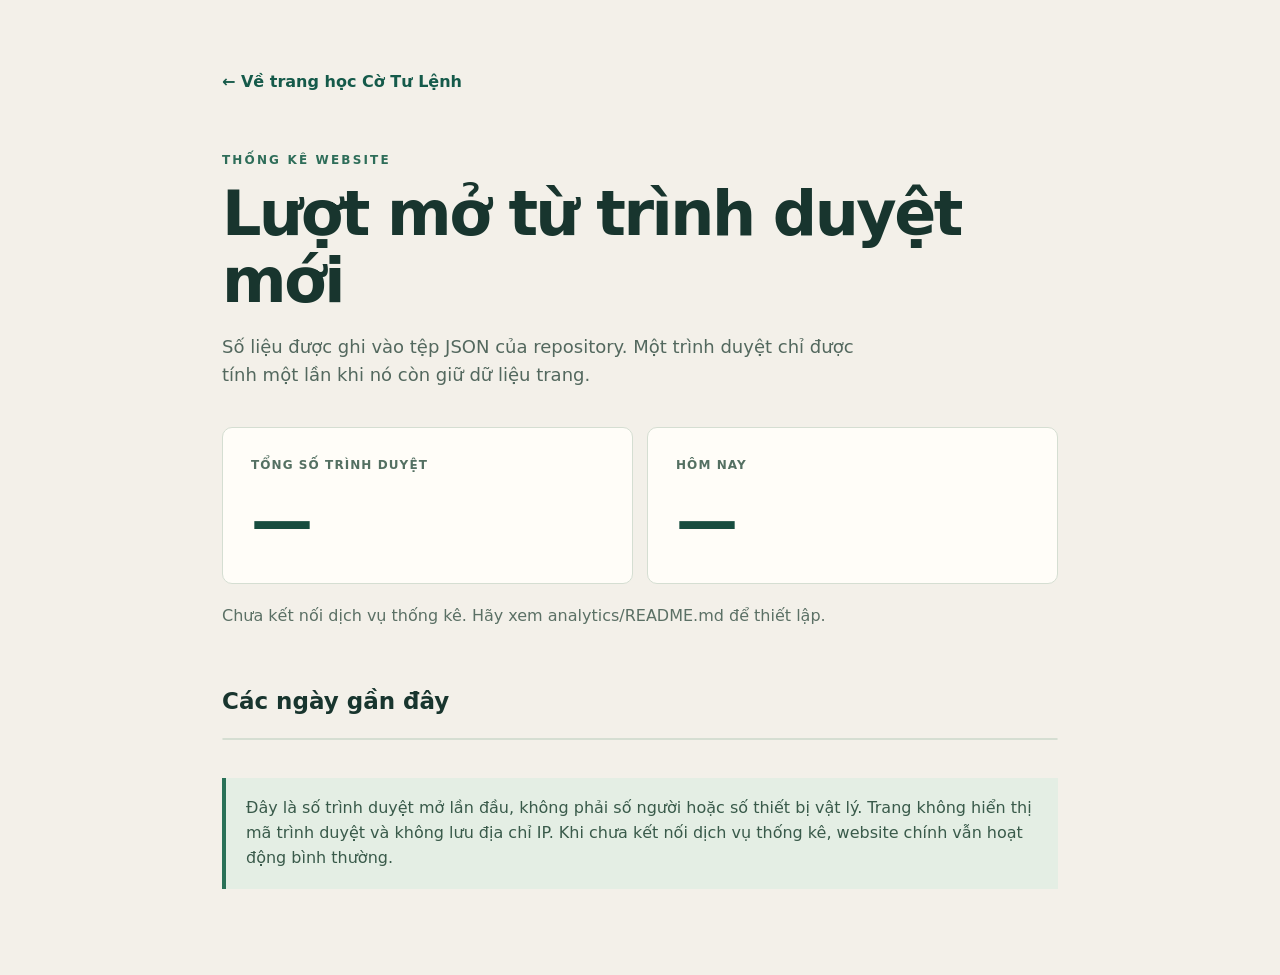
<file: thong-ke.html>
<!doctype html>
<html lang="vi">
<head>
  <meta charset="utf-8">
  <meta name="viewport" content="width=device-width,initial-scale=1">
  <meta name="theme-color" content="#123d38">
  <title>Thống kê lượt mở — Cờ Tư Lệnh</title>
  <link rel="icon" type="image/svg+xml" href="assets/favicon.svg">
  <link rel="stylesheet" href="analytics/stats.css">
  <script src="analytics/config.js" defer></script>
  <script src="analytics/stats.js" defer></script>
</head>
<body>
  <main class="stats-page">
    <a class="back" href="index.html">← Về trang học Cờ Tư Lệnh</a>
    <span class="eyebrow">THỐNG KÊ WEBSITE</span>
    <h1>Lượt mở từ trình duyệt mới</h1>
    <p class="lead">Số liệu được ghi vào tệp JSON của repository. Một trình duyệt chỉ được tính một lần khi nó còn giữ dữ liệu trang.</p>
    <div class="stats-cards"><div><span>TỔNG SỐ TRÌNH DUYỆT</span><strong id="totalBrowsers">—</strong></div><div><span>HÔM NAY</span><strong id="todayBrowsers">—</strong></div></div>
    <p id="statsStatus" class="status" role="status">Đang tải số liệu…</p>
    <h2>Các ngày gần đây</h2><div id="dailyStats" class="daily-stats"></div>
    <p class="note">Đây là số trình duyệt mở lần đầu, không phải số người hoặc số thiết bị vật lý. Trang không hiển thị mã trình duyệt và không lưu địa chỉ IP. Khi chưa kết nối dịch vụ thống kê, website chính vẫn hoạt động bình thường.</p>
  </main>
</body>
</html>
</file>
<file: styles.css>
@import url('https://fonts.googleapis.com/css2?family=Be+Vietnam+Pro:wght@400;500;600;700&family=Noto+Serif:wght@400;500;600;700&display=swap');
:root{--ink:#122029;--muted:#66717a;--cream:#f3f0e9;--paper:#fffdf8;--line:#dedbd3;--green:#123d38;--green2:#1d5b52;--gold:#d9ad67;--red:#9e4439;--blue:#477b8f}*{box-sizing:border-box}html{scroll-behavior:smooth}body{margin:0;background:var(--cream);color:var(--ink);font-family:'Be Vietnam Pro',system-ui,sans-serif;font-size:16px;line-height:1.6}button,select{font:inherit}button{cursor:pointer}a{color:inherit}img{max-width:100%;display:block}.skip{position:absolute;left:-9999px;top:10px;background:white;padding:8px;z-index:100}.skip:focus{left:10px}.topbar{height:78px;background:#fcfaf5;display:flex;align-items:center;gap:36px;padding:0 clamp(20px,4vw,64px);border-bottom:1px solid var(--line);position:sticky;top:0;z-index:30}.logo{text-decoration:none;display:flex;align-items:center;gap:11px;font-family:'Noto Serif',Georgia,serif;font-weight:700;line-height:1.05;white-space:nowrap;letter-spacing:.03em}.logo-mark{display:grid;place-items:center;width:38px;height:38px;border-radius:8px;background:var(--green);color:var(--gold);font-size:22px;font-family:serif}.logo small{display:block;font-family:'Be Vietnam Pro',system-ui,sans-serif;font-weight:500;font-size:11px;letter-spacing:.1em;color:var(--muted);margin-top:4px;text-transform:uppercase}.topbar nav{display:flex;align-items:center;gap:25px;margin:auto}.topbar nav a{text-decoration:none;font-size:13px;font-weight:700;white-space:nowrap}.topbar nav a:hover,.topbar nav a.active{color:var(--green2)}.top-cta{background:var(--green);color:#fff;text-decoration:none;border-radius:5px;font-size:13px;font-weight:700;padding:10px 17px;white-space:nowrap}.top-cta:hover,.button.primary:hover{background:#225e54}.menu-toggle{display:none}main{overflow:hidden}.hero{background:#101d22;color:#f6f1e9;min-height:640px;display:grid;grid-template-columns:minmax(0,1fr) minmax(370px,.9fr);gap:clamp(35px,6vw,100px);padding:clamp(54px,7vw,110px) clamp(28px,7vw,110px);align-items:center}.hero-copy{max-width:680px}.eyebrow,.kicker{font-size:11px;letter-spacing:.2em;font-weight:700;text-transform:uppercase}.eyebrow{color:#d9b579;display:flex;align-items:center;gap:12px}.eyebrow-line{width:28px;height:1px;background:#d9b579}.hero h1,.section h2{font-family:'Noto Serif',Georgia,serif;letter-spacing:-.02em;line-height:1.08}.hero h1{font-size:clamp(54px,6vw,96px);font-weight:600;margin:28px 0}.hero h1 em{color:#d6ac70;font-style:normal}.hero-lead{font-size:17px;color:#bcc6c4;max-width:560px}.hero-actions{display:flex;flex-wrap:wrap;gap:10px;margin-top:32px}.button{display:inline-flex;align-items:center;justify-content:space-between;gap:34px;padding:12px 19px;border:1px solid #61716d;border-radius:5px;text-decoration:none;font-size:13px;font-weight:700}.button.primary{background:#d4aa6e;color:#142320;border-color:#d4aa6e}.button.ghost{color:#f1eee7}.button.ghost:hover{background:#25343a}.hero-meta{border-top:1px solid #3d4b4b;display:flex;gap:34px;margin-top:65px;padding-top:20px;font-size:11px;color:#b7c2c0;text-transform:uppercase;letter-spacing:.08em}.hero-meta strong{display:block;font-family:'Be Vietnam Pro',system-ui,sans-serif;font-size:26px;color:#f5eee4;letter-spacing:-.04em}.hero-art{border:1px solid #5b6b64;background:#203638;padding:18px;transform:rotate(2deg);box-shadow:0 30px 60px #0005;max-width:570px}.hero-art-head,.hero-art-foot{display:flex;justify-content:space-between;gap:8px;color:#c4d0c7;font-size:10px;letter-spacing:.16em;font-weight:700;text-transform:uppercase}.hero-art-head{padding:4px 2px 14px}.hero-art img{width:100%;aspect-ratio:1.11;object-fit:contain;background:#e5d6bd}.hero-art-foot{padding:15px 2px 2px}.notice{max-width:1320px;margin:24px auto 0;padding:18px 28px;display:flex;gap:16px;align-items:start;background:#e4e9df;border-left:3px solid var(--green2);font-size:13px}.notice p{margin:0}.notice a{font-weight:700}.notice-icon{display:grid;place-items:center;border-radius:50%;width:20px;height:20px;background:var(--green);color:#fff;flex:none;font-style:italic;font-family:serif}.section{max-width:1320px;margin:0 auto;padding:110px 28px;scroll-margin-top:72px;border-bottom:1px solid var(--line)}.section-heading{max-width:760px;margin-bottom:40px}.kicker{color:var(--green2)}.section h2{font-size:clamp(38px,4.5vw,66px);font-weight:600;margin:13px 0 18px}.section-heading p{font-size:17px;color:var(--muted);margin:0}.goal-grid{display:grid;grid-template-columns:repeat(3,1fr);gap:14px}.goal-card{background:var(--paper);border:1px solid var(--line);padding:28px;min-height:230px}.goal-num,.rule-number{font:600 14px 'Be Vietnam Pro',system-ui,sans-serif;color:var(--green2)}.goal-card h3{font:600 24px 'Noto Serif',Georgia,serif;letter-spacing:-.02em;margin:36px 0 10px}.goal-card p{color:var(--muted);margin:0;font-size:14px}.rule-strip{margin-top:20px;background:var(--green);color:#fff;padding:18px 26px;display:flex;align-items:center;flex-wrap:wrap;gap:14px;font-size:13px}.rule-strip strong{margin-right:auto}.rule-strip b{color:var(--gold)}.board-section{max-width:none;background:#e9e8df}.board-section>.section-heading,.board-layout{max-width:1264px;margin-left:auto;margin-right:auto}.board-layout{display:grid;grid-template-columns:minmax(0,1.15fr) minmax(250px,.75fr);gap:42px;align-items:start}.board-panel{background:#fffaf1;border:1px solid #d2d0c6;padding:18px;box-shadow:0 20px 45px #29391b12}.board-toolbar{display:flex;justify-content:space-between;gap:10px;color:#5f6b66;font-size:10px;letter-spacing:.13em;font-weight:700;padding:5px 5px 16px}.board-grid{display:grid;grid-template-columns:34px repeat(11,1fr);gap:3px}.board-cell,.board-label{display:grid;place-items:center;min-width:0;aspect-ratio:1;border:0;font-size:11px}.board-label{font-weight:700;color:#5e6b66}.board-cell{background:#e8e2d1;color:#728079;border:1px solid #d5cfbd;position:relative}.board-cell:hover,.board-cell:focus-visible,.board-cell.selected{outline:2px solid var(--green2);outline-offset:-2px;z-index:1}.board-cell.water{background:#bdd7d8}.board-cell.river{background:#d4e3db}.board-cell.bridge{background:#d6a75f;color:#fff;font-size:17px}.board-cell.hq{background:#214d46;color:#f7efdf;font-size:17px}.board-legend,.practice-legend{display:flex;flex-wrap:wrap;gap:15px;margin-top:18px;font-size:11px;color:var(--muted)}.board-legend span,.practice-legend span{display:flex;align-items:center;gap:6px}.board-legend i,.practice-legend i{width:12px;height:12px;display:inline-block}.legend-water{background:#bdd7d8}.legend-bridge{background:#d6a75f}.legend-hq{background:#214d46}.board-notes{display:grid;gap:12px}.note-block{background:#f9f7ef;border:1px solid #d8d8ce;padding:22px 24px}.note-icon{font:600 12px 'Be Vietnam Pro',system-ui,sans-serif;color:var(--green2)}.note-block h3{font:600 22px 'Noto Serif',Georgia,serif;margin:9px 0 7px;letter-spacing:-.02em}.note-block p{margin:0;color:#596760;font-size:13px}.micro-note,.section-footnote{font-size:12px;color:var(--muted)}.micro-note{padding:10px}.unit-controls{display:flex;justify-content:space-between;align-items:center;gap:15px;flex-wrap:wrap;margin-bottom:20px}.filter-row{display:flex;flex-wrap:wrap;gap:7px}.filter{background:transparent;border:1px solid #c9ccc2;color:#4b625a;border-radius:30px;padding:7px 14px;font-size:12px;font-weight:700}.filter:hover,.filter.active{background:var(--green);border-color:var(--green);color:#fff}.result-count{font-size:11px;color:var(--muted);font-weight:700;letter-spacing:.1em}.unit-grid{display:grid;grid-template-columns:repeat(4,1fr);gap:13px}.unit-card{background:var(--paper);border:1px solid var(--line);text-align:left;min-width:0;padding:0;transition:transform .2s,box-shadow .2s}.unit-card:hover,.unit-card:focus-visible{transform:translateY(-4px);box-shadow:0 12px 30px #173c271a}.unit-images{display:flex;background:#e6e9df;aspect-ratio:1.42;overflow:hidden}.unit-images img{width:50%;height:100%;object-fit:cover}.unit-content{padding:18px}.unit-index{display:flex;justify-content:space-between;color:var(--green2);font-size:10px;letter-spacing:.14em;font-weight:700}.unit-card h3{font:600 21px 'Noto Serif',Georgia,serif;margin:10px 0 5px;letter-spacing:-.02em}.unit-card p{margin:0;color:var(--muted);font-size:12px}.section-footnote{margin-top:20px}.rules-section{max-width:none;background:#153b36;color:#f6f5ec}.rules-section>.section-heading,.rules-list{max-width:1264px;margin-left:auto;margin-right:auto}.rules-section .kicker{color:#dbb578}.rules-section .section-heading p{color:#b7c9c0}.rules-list{border-top:1px solid #628078}.rules-list details{border-bottom:1px solid #628078}.rules-list summary{display:flex;align-items:center;gap:22px;list-style:none;cursor:pointer;padding:23px 4px;font:500 clamp(20px,2.5vw,31px) 'Noto Serif',Georgia,serif;letter-spacing:-.02em}.rules-list summary::-webkit-details-marker{display:none}.rules-list .rule-number{color:#d7b06c}.rules-list .plus{margin-left:auto;font-size:24px;font-weight:400;transition:transform .2s}.rules-list details[open] .plus{transform:rotate(45deg)}.rule-content{padding:0 60px 25px 40px;color:#c4d2c9;max-width:840px;font-size:15px}.rule-content p{margin:0}.practice-section{max-width:none;background:#f5f1e8}.practice-section>.section-heading,.practice-layout{max-width:1264px;margin-left:auto;margin-right:auto}.practice-layout{display:grid;grid-template-columns:minmax(0,1fr) minmax(290px,.7fr);gap:55px;align-items:center}.practice-board{padding:24px;background:#fffdf6;border:1px solid #d4d6cb}.practice-grid{display:grid;grid-template-columns:repeat(9,1fr);gap:4px;max-width:560px;margin:auto}.practice-cell{aspect-ratio:1;background:#e8e9df;border:1px solid #d8dcd0;display:grid;place-items:center;color:#7e8c84;font-size:9px}.practice-cell.reach{background:#c7ded2;border-color:#a5c5b6}.practice-cell.origin{background:var(--green);color:var(--gold);font-size:22px;border-color:var(--green)}.origin-dot{background:var(--green)}.reach-dot{background:#c7ded2}.practice-info label{font-size:11px;font-weight:700;letter-spacing:.15em;color:var(--green2)}.practice-info select{display:block;width:100%;background:#fff;border:1px solid #bfc7bb;border-radius:4px;padding:11px;margin:9px 0 25px}.practice-piece{width:90px;height:90px;overflow:hidden;border-radius:50%;background:#e1e7de;border:3px solid #fff;box-shadow:0 5px 20px #142c1d22}.practice-piece img{width:100%;height:100%;object-fit:cover}.practice-info h3{font:600 31px 'Noto Serif',Georgia,serif;letter-spacing:-.02em;margin:18px 0 6px}.practice-info>p{color:var(--muted);margin:0 0 20px}.tip-box{border-left:3px solid var(--gold);padding:13px 18px;background:#ebe8db;font-size:13px}.tip-box p{margin:5px 0 0;color:var(--muted)}.text-button{border:0;background:transparent;color:var(--green2);font-weight:700;font-size:13px;padding:12px 0;text-decoration:underline;text-underline-offset:4px}.timeline{display:grid;grid-template-columns:repeat(5,1fr);gap:15px}.timeline>div{border-top:2px solid var(--green);padding:18px 6px}.timeline b{color:var(--green2);font:600 12px 'Be Vietnam Pro',system-ui,sans-serif}.timeline h3{font:600 18px 'Noto Serif',Georgia,serif;line-height:1.25;letter-spacing:-.02em;margin:23px 0 10px}.timeline p{color:var(--muted);font-size:13px;margin:0}.strategy-section{max-width:none;background:#e7e8dc}.strategy-section>.section-heading,.strategy-grid,.thought-box{max-width:1264px;margin-left:auto;margin-right:auto}.strategy-grid{display:grid;grid-template-columns:repeat(4,1fr);gap:12px}.strategy-grid article{background:#f9f8f0;border:1px solid #d2d5c8;padding:25px;min-height:235px}.strategy-grid article span,.thought-box>span{font-size:10px;letter-spacing:.16em;color:var(--green2);font-weight:700}.strategy-grid h3{font:600 22px 'Noto Serif',Georgia,serif;letter-spacing:-.02em;margin:40px 0 9px}.strategy-grid p{font-size:13px;color:var(--muted);margin:0}.thought-box{margin-top:16px;background:var(--green);color:#f9f6ec;padding:30px 35px;display:grid;grid-template-columns:.6fr 1fr;gap:20px}.thought-box>span{color:#e0b778}.thought-box ol{margin:0;padding-left:24px;font-size:14px;columns:2;column-gap:32px}.thought-box li{break-inside:avoid;margin:0 0 9px}.quiz-section{max-width:900px}.quiz-top{display:flex;justify-content:space-between;align-items:center;font-size:11px;letter-spacing:.15em;font-weight:700;color:var(--green2)}.quiz-progress{height:5px;background:#deded3}.quiz-progress div{height:100%;width:0;background:var(--green2);transition:width .2s}.quiz-card{background:var(--paper);border:1px solid var(--line);margin-top:20px;padding:32px}.quiz-card .question-index{font-size:11px;color:var(--green2);font-weight:700;letter-spacing:.15em}.quiz-card h3{font:600 clamp(22px,3vw,31px) 'Noto Serif',Georgia,serif;letter-spacing:-.02em;margin:18px 0 24px}.quiz-option{display:block;width:100%;text-align:left;background:#f7f6ee;border:1px solid #d9ddd2;margin:8px 0;padding:13px 15px;font-size:14px;color:var(--ink)}.quiz-option:hover,.quiz-option:focus-visible{border-color:var(--green2)}.quiz-option.correct{background:#d7e8d9;border-color:#7da98b}.quiz-option.wrong{background:#f2ded8;border-color:#cc968c}.quiz-feedback{font-size:13px;min-height:24px;color:var(--green2);margin:18px 0}.quiz-next{background:var(--green);color:#fff;border:0;padding:11px 16px;font-size:13px;font-weight:700}.quiz-next:disabled{opacity:.45;cursor:not-allowed}.comparison-table-wrap{overflow:auto;border:1px solid var(--line);background:#fffdf8}table{border-collapse:collapse;width:100%;min-width:640px;text-align:left}th,td{padding:17px 20px;border-bottom:1px solid var(--line);vertical-align:top;font-size:13px}th{font-size:11px;text-transform:uppercase;letter-spacing:.12em;color:var(--green2);background:#e8ebe1}tr:last-child td{border-bottom:0}td:first-child{font-weight:700;width:21%}.sources-grid{display:grid;grid-template-columns:repeat(3,1fr);gap:12px}.sources-grid a{display:flex;flex-direction:column;text-decoration:none;border:1px solid var(--line);background:var(--paper);padding:23px;min-height:190px}.sources-grid a:hover{border-color:var(--green2)}.sources-grid span{font-size:10px;color:var(--green2);font-weight:700;letter-spacing:.16em}.sources-grid strong{font:600 21px 'Noto Serif',Georgia,serif;letter-spacing:-.02em;margin:auto 0 8px}.sources-grid small{color:var(--muted)}.source-note{font-size:12px;color:var(--muted);max-width:750px;margin-top:25px}footer{background:#122a27;color:#f7f4e9;padding:40px clamp(28px,7vw,110px);display:flex;align-items:center;justify-content:space-between;gap:25px}footer>div{display:flex;align-items:center;gap:10px}footer small{color:#a8beb3;margin-left:10px}footer a{font-size:13px;text-decoration:none}dialog{border:0;padding:0;max-width:min(900px,calc(100vw - 32px));width:100%;max-height:90vh;overflow:auto;background:#f8f6ed;color:var(--ink);box-shadow:0 20px 80px #0008}dialog::backdrop{background:#0c1d1bc9}.dialog-close{position:sticky;float:right;top:14px;right:14px;margin:14px;border:0;background:var(--green);color:white;width:35px;height:35px;font-size:25px;z-index:2}.dialog-body{padding:35px}.dialog-body h2{font:600 42px 'Noto Serif',Georgia,serif;letter-spacing:-.02em;margin:0 0 10px}.dialog-body p{color:var(--muted)}.dialog-images{display:grid;grid-template-columns:1fr 1fr;gap:12px;margin-top:20px}.dialog-images figure{margin:0;background:#e7e9df}.dialog-images img{width:100%;aspect-ratio:1;object-fit:contain}.dialog-images figcaption{font-size:12px;font-weight:700;text-align:center;padding:10px}.dialog-facts{display:grid;grid-template-columns:1fr 1fr;gap:12px;margin-top:20px}.dialog-facts div{background:#e9ebdf;padding:16px}.dialog-facts strong{display:block;font-size:11px;letter-spacing:.12em;color:var(--green2)}.dialog-facts span{font-size:14px}
@media(max-width:1100px){.topbar nav{gap:13px}.topbar nav a{font-size:12px}.unit-grid{grid-template-columns:repeat(3,1fr)}.hero{grid-template-columns:1fr .85fr}.hero h1{font-size:clamp(52px,6vw,75px)}.timeline{grid-template-columns:repeat(3,1fr)}.strategy-grid{grid-template-columns:repeat(2,1fr)}}
@media(max-width:780px){.topbar{height:66px}.topbar nav{display:none;position:absolute;top:65px;left:0;right:0;background:#fcfaf5;flex-direction:column;align-items:stretch;padding:15px 28px;box-shadow:0 15px 25px #0002}.topbar nav.open{display:flex}.topbar nav a{padding:7px 0}.menu-toggle{display:block;border:0;background:transparent;margin-left:auto;font-size:17px}.menu-toggle span{font-size:12px}.top-cta{display:none}.hero{grid-template-columns:1fr;padding:60px 28px;gap:42px}.hero-art{max-width:500px;transform:rotate(1deg)}.hero-meta{margin-top:42px}.section{padding:76px 22px;scroll-margin-top:62px}.goal-grid,.board-layout,.practice-layout,.sources-grid{grid-template-columns:1fr}.goal-card{min-height:180px}.goal-card h3{margin-top:24px}.unit-grid{grid-template-columns:repeat(2,1fr)}.board-layout,.practice-layout{gap:28px}.thought-box{grid-template-columns:1fr}.thought-box ol{columns:1}.timeline{grid-template-columns:repeat(2,1fr)}.notice{margin:15px 15px 0}.dialog-body{padding:20px}}
@media(max-width:500px){.hero h1{font-size:50px}.hero-meta{gap:15px}.hero-meta strong{font-size:20px}.unit-grid,.strategy-grid,.timeline{grid-template-columns:1fr}.board-panel{padding:10px}.board-grid{grid-template-columns:23px repeat(11,1fr);gap:1px}.board-cell,.board-label{font-size:8px}.board-cell.bridge,.board-cell.hq{font-size:12px}.rule-strip{align-items:flex-start}.rule-strip strong{width:100%}.rule-strip span{font-size:11px}.dialog-images,.dialog-facts{gap:5px}.dialog-body h2{font-size:30px}footer{align-items:flex-start;flex-direction:column}footer small{display:none}}
@media(prefers-reduced-motion:reduce){html{scroll-behavior:auto}*,*:before,*:after{transition-duration:.01ms!important;animation-duration:.01ms!important}}
.setup-layout{display:grid;grid-template-columns:minmax(0,1.18fr) minmax(300px,.82fr);gap:22px;align-items:start}.setup-figure{margin:0;background:#fffdf7;border:1px solid var(--line);padding:12px}.setup-figure img{width:100%;height:auto;max-height:900px;object-fit:contain}.setup-figure figcaption{border-top:1px solid var(--line);display:flex;justify-content:space-between;flex-wrap:wrap;gap:8px;padding:14px 6px 4px;font-size:11px;font-weight:700;letter-spacing:.08em;color:var(--green2)}.setup-figure figcaption a{text-decoration:underline;text-underline-offset:3px}.setup-guide{display:grid;gap:10px}.setup-step{background:var(--paper);border:1px solid var(--line);padding:18px 20px}.setup-step span{font-size:10px;font-weight:700;letter-spacing:.16em;color:var(--green2)}.setup-step h3{font:600 20px 'Noto Serif',Georgia,serif;letter-spacing:-.02em;margin:8px 0 5px}.setup-step p,.setup-check p{font-size:13px;color:var(--muted);margin:0}.setup-check{background:var(--green);color:#fff;padding:20px}.setup-check strong{font:600 17px 'Noto Serif',Georgia,serif}.setup-check p{color:#ccded2;margin-top:8px}.setup-section>.section-footnote{margin-top:20px}
@media(max-width:900px){.setup-layout{grid-template-columns:1fr}.setup-figure img{max-height:none}.setup-guide{grid-template-columns:repeat(2,1fr)}.setup-check{grid-column:1/-1}}
@media(max-width:600px){.setup-guide{grid-template-columns:1fr}.setup-check{grid-column:auto}.setup-figure{padding:5px}.setup-figure figcaption{font-size:10px}}
@media(min-width:781px) and (max-width:1080px){.topbar nav{display:none;position:absolute;top:77px;left:0;right:0;background:#fcfaf5;flex-direction:column;align-items:stretch;padding:15px 28px;box-shadow:0 15px 25px #0002}.topbar nav.open{display:flex}.topbar nav a{padding:7px 0}.menu-toggle{display:block;border:0;background:transparent;margin-left:auto;font-size:17px}.menu-toggle span{font-size:12px}}
.setup-board-wrap{background:#fffdf7;border:1px solid var(--line);padding:13px;min-width:0}.setup-board-head{display:flex;justify-content:space-between;gap:12px;align-items:center;padding:8px 6px 15px;font-size:10px;font-weight:700;letter-spacing:.11em;color:var(--green2)}.setup-board-head strong{font-size:12px;letter-spacing:0;text-align:right;color:var(--ink)}.setup-board-scroll{overflow-x:auto;padding:0 3px 8px}.setup-board{display:grid;grid-template-columns:30px repeat(11,minmax(0,1fr));gap:2px;min-width:620px}.setup-coordinate,.setup-square{aspect-ratio:1;min-width:0;display:grid;place-items:center}.setup-coordinate{font:700 11px 'Be Vietnam Pro',system-ui,sans-serif;color:#61746b}.setup-square{position:relative;background:#eceade;border:1px solid #d3d8cf}.setup-square:nth-child(even){background:#e7e6da}.setup-square.water{background:#cbdedf}.setup-square.river{background:#d7e8dc}.setup-square.bridge{background:#d9bd80}.setup-square .square-coordinate{position:absolute;top:2px;left:3px;font-size:8px;color:#7f9188;line-height:1;pointer-events:none}.setup-square.bridge .bridge-label{font-size:10px;font-weight:800;color:#705a36}.setup-piece{position:relative;width:100%;height:100%;padding:0;border:0;background:transparent;display:grid;place-items:center;z-index:2;cursor:help}.setup-piece img{width:95%;height:95%;object-fit:contain;filter:drop-shadow(0 3px 2px #1b2c2855);transition:transform .18s}.setup-piece:hover,.setup-piece:focus-visible{z-index:5;outline:2px solid var(--green2);outline-offset:-2px}.setup-piece:hover img,.setup-piece:focus-visible img{transform:scale(1.2)}.setup-piece::after{content:attr(data-tooltip);position:absolute;left:50%;bottom:calc(100% + 5px);transform:translate(-50%,4px);background:#122f2b;color:#fff;padding:7px 9px;border-radius:4px;font-size:11px;font-weight:700;white-space:nowrap;box-shadow:0 5px 15px #0003;opacity:0;visibility:hidden;pointer-events:none;z-index:20;transition:opacity .15s,transform .15s}.setup-piece:hover::after,.setup-piece:focus-visible::after{opacity:1;visibility:visible;transform:translate(-50%,0)}.setup-board-foot{border-top:1px solid var(--line);display:flex;flex-wrap:wrap;gap:15px;padding:12px 5px 2px;color:var(--muted);font-size:11px}.setup-board-foot span{display:flex;align-items:center;gap:5px}.setup-swatch{display:inline-block;width:11px;height:11px;border-radius:50%}.setup-swatch.blue{background:#287684}.setup-swatch.red{background:#bb5147}.setup-swatch.bridge{background:#d9bd80;border-radius:2px}
@media(max-width:600px){.setup-board-head{align-items:flex-start;flex-direction:column}.setup-board-head strong{text-align:left}.setup-board-wrap{padding:8px}.setup-board{min-width:580px}}
.setup-layout{grid-template-columns:1fr}.setup-guide{grid-template-columns:repeat(2,minmax(0,1fr))}.setup-check{grid-column:1/-1}
@media(max-width:600px){.setup-guide{grid-template-columns:1fr}.setup-check{grid-column:auto}}

/* Keep all twelve ranks visible at the default zoom. */
.setup-board-head{flex-wrap:wrap}
.setup-zoom{margin-left:auto;border:1px solid #b7c9bd;background:#eef3eb;color:var(--green);border-radius:4px;padding:5px 10px;font-size:11px;font-weight:700;letter-spacing:0;white-space:nowrap}
.setup-zoom:hover,.setup-zoom:focus-visible{background:#dce9dc}
.setup-board{
  --setup-cell:clamp(24px,min(calc(7.6923dvh - 16.154px),calc(9.0909vw - 9.091px)),76px);
  grid-template-columns:26px repeat(11,var(--setup-cell));
  width:max-content;
  min-width:0;
  margin:0 auto;
}
.setup-coordinate{width:var(--setup-cell);height:var(--setup-cell);aspect-ratio:auto}
.setup-board>.setup-coordinate:nth-child(12n + 1){width:26px}
.setup-square{width:var(--setup-cell);height:var(--setup-cell);aspect-ratio:auto}
.setup-board-wrap.zoomed .setup-board{--setup-cell:76px}
@media(max-width:600px){.setup-zoom{margin-left:0}.setup-coordinate{font-size:9px}.setup-square .square-coordinate{font-size:6px}.setup-square.bridge .bridge-label{font-size:7px}}

/* Practice navigation: generous, separate touch targets. */
.practice-actions{display:grid;grid-template-columns:repeat(2,minmax(0,1fr));gap:14px;margin-top:20px}
.practice-action{min-height:64px;display:flex;align-items:center;justify-content:space-between;gap:12px;padding:14px 18px;border:2px solid var(--green);border-radius:8px;font-size:15px;font-weight:700;line-height:1.25;text-decoration:none;transition:background .15s,color .15s,transform .15s,box-shadow .15s}
.practice-action-next{background:var(--green);color:#fff}.practice-action-capture{background:#fffdf8;color:var(--green)}
.practice-action:hover{transform:translateY(-2px);box-shadow:0 6px 16px #123d3826}.practice-action-next:hover{background:#24574e}.practice-action-capture:hover{background:#e1ebe2}
.practice-action:focus-visible{outline:3px solid #c58a34;outline-offset:3px}.practice-action span:last-child{font-size:22px;line-height:1;flex:none}
@media(max-width:520px){.practice-actions{grid-template-columns:1fr;gap:10px}.practice-action{min-height:58px}}

/* Shared terrain palette for the community web board. */
.board-cell.mixed,.setup-square.mixed{background:#d7e8dc}
.board-cell.mixed.shore,.setup-square.mixed.shore{background:#eceade}
.board-cell.water,.legend-water{background:#cbdedf}
.legend-mixed{background:#d7e8dc}
.hero-art img{aspect-ratio:1;background:#f8f5ec}

/* Full-bleed photograph with type placed directly on the image. */
.hero{display:flex;position:relative;isolation:isolate;min-height:clamp(680px,54vw,900px);padding:clamp(40px,5vw,80px);align-items:center;justify-content:center;text-align:center;background:#101d22;overflow:hidden}
.hero-image{position:absolute;inset:0;z-index:-2;display:block}
.hero-image img{display:block;width:100%;height:100%;object-fit:cover;object-position:center}
.hero::before{content:"";position:absolute;inset:0;z-index:-1;background:linear-gradient(180deg,#0b171f32 0%,#0b171f2b 30%,#0b171fa6 64%,#0b171fc4 100%);pointer-events:none}
.hero-copy{width:min(1120px,100%);max-width:none;margin:0;padding:0;background:none;border:0;box-shadow:none;backdrop-filter:none;text-shadow:0 2px 16px #061013d9}
.hero .eyebrow{justify-content:center;color:#f7d393;font-size:11px}
.hero .eyebrow-line{background:#f7d393}
.hero h1{font-size:clamp(58px,6vw,104px);line-height:1.1;margin:20px 0;color:#fffaf0}
.hero h1 br:first-of-type{display:none}
.hero h1 em{color:#f2c27b}
.hero-lead{color:#fff8ed;font-size:clamp(15px,1.3vw,19px);line-height:1.6;max-width:650px;margin:0 auto}
.hero-actions{justify-content:center;margin-top:30px;gap:10px;text-shadow:none}
.hero .button{background:#101d228c;border-color:#ffffff9c;color:#fff;gap:20px;backdrop-filter:blur(5px)}
.hero .button.primary{background:#d9ad67;border-color:#d9ad67;color:#142320}
.hero .button.ghost:hover{background:#25343ad9}
.hero-meta{justify-content:center;border-top:1px solid #ffffff87;max-width:530px;margin:40px auto 0;padding-top:16px;color:#f2eee4}
.hero-meta strong{color:#fff;font-size:23px}
@media(max-width:700px){.hero{display:block;min-height:0;padding:0;text-align:left}.hero-image{position:relative;inset:auto;z-index:auto}.hero-image img{width:100%;height:auto;object-fit:contain}.hero::before{z-index:0;background:linear-gradient(180deg,#0b171fd1 0%,#0b171f85 25%,transparent 61%,#0b171f5c 100%)}.hero-copy{position:absolute;z-index:1;top:5%;left:6%;width:88%;text-align:left}.hero .eyebrow{justify-content:flex-start;font-size:9px;letter-spacing:.12em}.hero .eyebrow-line{width:16px;flex:none}.hero h1{font-size:clamp(38px,10vw,64px);line-height:1.08;margin:14px 0}.hero h1 br:first-of-type{display:block}.hero-lead{font-size:13px;line-height:1.5;max-width:330px;margin:0}.hero-actions{justify-content:flex-start;margin-top:18px}.hero .button{font-size:12px;padding:9px 12px}.hero-actions .button.ghost,.hero-meta{display:none}}
@media(max-width:380px){.hero h1{font-size:36px}.hero-lead{font-size:12px}}

/* Keep the title in the clear space between the two faces. */
@media(min-width:701px){.hero-copy{width:min(600px,48vw)}.hero h1{font-size:clamp(46px,4.25vw,70px)}.hero h1 br{display:inline}.hero-lead{font-size:15px}.hero-meta{margin-top:27px}.hero-actions{margin-top:24px}}
@media(min-width:701px) and (max-width:1200px){.hero-copy{width:min(440px,43vw)}.hero h1{font-size:clamp(40px,4vw,52px)}.hero .eyebrow{font-size:9px}.hero-lead{font-size:13px}.hero-meta{font-size:9px;gap:15px}.hero-meta strong{font-size:19px}}
@media(max-width:700px){.hero{display:block;background:#101d22}.hero::before{height:25%;bottom:auto;background:linear-gradient(180deg,#0b171fc9,transparent)}.hero-copy{position:static;width:100%;padding:21px 22px 29px;text-align:left;text-shadow:none}.hero .eyebrow{display:none}.hero h1{position:absolute;top:3%;left:5%;width:90%;margin:0;color:#fff;font-size:clamp(29px,8vw,47px);line-height:1.05;text-shadow:0 2px 12px #071016}.hero-title-intro{display:none}.hero-lead{max-width:520px;margin:0;color:#f7f0e4;font-size:14px}.hero-actions{margin-top:18px}.hero .button.ghost{display:inline-flex}.hero-meta{display:flex;justify-content:flex-start;margin:24px 0 0;max-width:100%;gap:18px}}
@media(max-width:420px){.hero h1{font-size:clamp(29px,8vw,35px)}.hero .button{font-size:11px;padding:9px 10px}.hero-meta strong{font-size:18px}.hero-meta{font-size:9px;gap:12px}}

/* Each control occupies one intersection of the board artwork. */
.board-panel{overflow-x:auto}
.board-grid{--board-col:clamp(23px,min(4.5vw,5.5dvh),56px);--board-row:calc(var(--board-col) * .85);--board-label:26px;position:relative;isolation:isolate;grid-template-columns:var(--board-label) repeat(11,var(--board-col));grid-template-rows:var(--board-label) repeat(12,var(--board-row));gap:0;width:max-content;margin:auto}
.board-grid::before,.setup-board::before{content:"";position:absolute;z-index:0;pointer-events:none;left:var(--board-label);top:var(--board-label);right:0;bottom:0;background:url('assets/board-terrain.svg') center/calc(100% - var(--board-col)) calc(100% - var(--board-row)) no-repeat}
.board-grid .board-label,.board-grid .board-cell,.setup-board .setup-coordinate,.setup-board .setup-square{z-index:1}
.board-grid .board-label,.board-grid .board-cell{width:var(--board-col);height:var(--board-row);aspect-ratio:auto}
.board-grid>.board-label:nth-child(12n + 1){width:var(--board-label)}
.board-grid>.board-label:nth-child(-n + 12){height:var(--board-label)}
.board-grid .board-cell{background:transparent!important;border:0;color:#3d5754}
.board-grid .board-cell.hq{color:#1d5b52;font-weight:800}
.board-grid .board-cell.bridge{color:#765a2d;font-weight:800}
.legend-water{background:#9edeea}.legend-mixed{background:linear-gradient(90deg,#9edeea 50%,#f2eee4 50%)}
.setup-board{--board-col:var(--setup-cell);--board-row:calc(var(--board-col) * .85);--board-label:26px;position:relative;isolation:isolate;grid-template-rows:var(--board-label) repeat(12,var(--board-row));gap:0}
.setup-board .setup-coordinate{aspect-ratio:auto;height:var(--board-row)}
.setup-board>.setup-coordinate:nth-child(-n + 12){height:var(--board-label)}
.setup-board .setup-square{background:transparent!important;border:0;height:var(--board-row)}
.setup-board .setup-piece img{width:69%;height:69%}
.setup-board .square-coordinate{top:1px;left:2px;text-shadow:0 1px #fff}
.setup-board .square-coordinate{display:none}
.setup-swatch.bridge{background:#ecd8a5}
</file>
<file: guided.css>
.guided-section{max-width:none;background:#f0f2e9;padding-top:70px;padding-bottom:70px}
.guided-section>.section-heading,.guided-progress,.lesson-list,.lesson-panel{max-width:1264px;margin-left:auto;margin-right:auto}
.guided-progress{display:flex;align-items:center;gap:20px;background:#173f38;color:#fff;padding:18px 22px;margin-bottom:18px}
.guided-progress>div:first-child{min-width:200px}
.guided-progress strong,.guided-progress span{display:block}
.guided-progress span{font-size:11px;color:#cbdad0}
.guided-progress-track{height:8px;flex:1;background:#537268;border-radius:20px;overflow:hidden}
.guided-progress-track span{height:100%;width:0;background:#e4bc79;transition:width .25s}
.guided-progress button,.lesson-end button,.move-notes>button{border:0;background:#dcb375;color:#17332e;padding:10px 14px;font-size:12px;font-weight:800;border-radius:4px}
.lesson-list{display:grid;grid-template-columns:repeat(7,minmax(0,1fr));gap:5px;margin-bottom:18px}
.lesson-tab{text-align:left;border:1px solid #cbd7c9;background:#fffdf8;padding:14px 11px;min-height:115px;color:#30443e}
.lesson-tab.active{background:#dbece0;border-color:#39755d}
.lesson-tab.done{border-top:4px solid #3c9466}
.lesson-tab span,.lesson-tab strong,.lesson-tab small{display:block}
.lesson-tab span{font:700 11px 'Be Vietnam Pro',system-ui,sans-serif;color:#407a62}
.lesson-tab strong{font-size:12px;line-height:1.3;margin:10px 0 6px}
.lesson-tab small{font-size:10px;color:#71847a}
.lesson-panel{background:#fffdf8;border:1px solid #d2dcd0;padding:clamp(20px,3vw,38px);box-shadow:0 15px 35px #223b2212}
.lesson-title h3{font:600 clamp(28px,4vw,42px) 'Noto Serif',Georgia,serif;letter-spacing:-.02em;margin:8px 0}
.lesson-title p,.lesson-copy{font-size:14px;color:#64756b;max-width:760px}
.lesson-title{margin-bottom:22px}
.lesson-end{border-top:1px solid #d8ded4;margin-top:30px;padding-top:20px;display:flex;align-items:center;justify-content:space-between;gap:15px;font-size:12px;color:#61806e}
.intro-grid,.action-columns{display:grid;grid-template-columns:repeat(3,1fr);gap:10px}
.intro-grid>div,.action-columns>div{padding:20px;background:#edf1e9;border:1px solid #dce5d9}
.intro-grid strong,.action-columns strong{font-size:14px;color:#1b4a3b}
.intro-grid p,.action-columns p{font-size:12px;color:#5d7065;margin:6px 0 0}
.lesson-example{background:#f7f1e4;border-left:3px solid #c79b59;padding:20px;margin:15px 0}
.lesson-example p{font-size:12px;margin:12px 0 0}
.mini-win{display:flex;gap:10px;align-items:center;flex-wrap:wrap}
.mini-win span{background:#fff;padding:10px;border-radius:4px;font-size:11px;font-weight:800}
.mini-win b{color:#866a41;font-size:12px}
.lesson-question{padding:22px;background:#f2f5ef;border:1px solid #dce5da}
.lesson-question h4,.recognize-card h4,.placement-task h4,.move-notes h4,.guided-turn h4{font:600 24px 'Noto Serif',Georgia,serif;letter-spacing:-.02em;margin:8px 0 16px}
.lesson-options{display:flex;gap:8px;flex-wrap:wrap;margin-top:14px}
.lesson-options button,.lesson-options a{border:1px solid #becfc0;background:#fff;color:#183e35;padding:10px 14px;border-radius:4px;text-align:left;font-size:12px;font-weight:700;text-decoration:none}
.lesson-options button:hover,.lesson-options button:focus-visible{border-color:#246e4c;background:#e2f0e4}
.lesson-feedback{padding:10px 13px;font-size:12px}
.lesson-feedback.success{background:#daebdb;color:#1c6643}
.lesson-feedback.error{background:#f4e2dc;color:#8e4037}
.reference-divider{max-width:1320px;margin:0 auto;padding:48px 28px 8px;display:flex;align-items:end;justify-content:space-between;gap:20px;scroll-margin-top:90px}
.reference-divider h2{font:600 30px 'Noto Serif',Georgia,serif;letter-spacing:-.02em;margin:7px 0}
.reference-divider p{font-size:13px;color:#69776d;margin:0}
.reference-divider+#bat-dau{padding-top:55px}
.reference-divider>a,.lesson-link,.final-links a{font-size:12px;font-weight:800;color:#1a5c49}
.terrain-key{display:flex;gap:14px;flex-wrap:wrap;margin:14px 0}
.terrain-key span{display:flex;align-items:center;gap:5px;font-size:11px}
.terrain-key i{width:14px;height:14px;display:inline-block;background:#eae9dd}
.terrain-key .water{background:#bedbdf}.terrain-key .river{background:#d3e8d9}.terrain-key .bridge{background:#ddbf7e}.terrain-key .base{background:#33685b}
.coordinate-task{display:grid;grid-template-columns:minmax(300px,650px) minmax(200px,1fr);gap:25px;align-items:start}
.coordinate-board{display:grid;grid-template-columns:repeat(11,minmax(0,1fr));gap:2px;background:#c9d1c8;padding:3px}
.coordinate-cell{aspect-ratio:1;border:0;background:#eeeae0;color:#5b7267;padding:0}
.coordinate-cell:hover,.coordinate-cell:focus-visible{outline:3px solid #14513f;z-index:1}
.coordinate-cell small{font-size:clamp(6px,.65vw,9px)}
.coordinate-cell.water{background:#c8dfe1}.coordinate-cell.river{background:#d3e8db}.coordinate-cell.bridge{background:#dcbf82}.coordinate-cell.base{background:#4a7667;color:#fff}
.coordinate-task>div:last-child{padding:18px;background:#f3f5ee}
.coordinate-task strong{font-size:15px}.coordinate-task p{font-size:12px;color:#547363}.coordinate-task a{font-size:11px;color:#1b604b}
.placement-task{margin-top:25px;background:#f5f4e9;padding:20px}
.placement-task>p{font-size:12px;color:#69796c}
.placement-palette,.placement-targets{display:flex;gap:9px;flex-wrap:wrap;margin:13px 0}
.placement-palette button{display:flex;align-items:center;gap:5px;background:#fff;border:1px solid #becbbe;padding:6px 12px;font-size:11px;font-weight:700}
.placement-palette button.selected{outline:2px solid #2d835b}
.placement-palette img{width:35px;height:35px;object-fit:contain}
.placement-targets button{min-width:110px;display:grid;gap:4px;background:#fff;border:1px dashed #79a188;padding:13px;text-align:left}
.placement-targets button.placed{background:#dcefe2;border-style:solid}
.placement-targets strong{font:700 16px 'Be Vietnam Pro',system-ui,sans-serif;color:#28674b}.placement-targets span{font-size:10px;color:#60756b}
.recognize-card{display:flex;gap:35px;align-items:center;background:#e7eee6;padding:25px;max-width:750px}
.recognize-card>img{width:150px;height:150px;object-fit:contain}.recognize-card p{font-size:12px}
.lesson-link{display:inline-block;margin-top:20px}
.lesson-link[hidden]{display:none}
.move-learning{display:grid;grid-template-columns:minmax(300px,480px) minmax(280px,1fr);gap:35px}
.move-learning label{display:block;font-size:11px;font-weight:800;margin-bottom:7px}
.move-learning select{width:100%;padding:10px;border:1px solid #bfd0c1;background:#fff}
.mode-switch{display:flex;gap:6px;margin:10px 0}
.mode-switch button{border:1px solid #bfd0c1;background:#fff;padding:6px 12px;font-size:11px}.mode-switch button.active{background:#1b624b;color:#fff}
.move-grid{display:grid;grid-template-columns:repeat(9,1fr);gap:3px;max-width:480px;background:#d3ddd2;padding:4px}
.move-cell{aspect-ratio:1;border:1px solid #d0dacf;background:#f3f1e8;color:#5b9073;font-size:20px;padding:0}
.move-cell.legal{background:#d5e9d7}.move-cell.origin{background:#8cb5a0}
.move-cell img{width:90%;height:90%;object-fit:contain;margin:auto}
.move-cell.picked-right{background:#93cf9d;outline:2px solid #37774c}.move-cell.picked-wrong{background:#e7ada4;outline:2px solid #ad4e44}.move-cell:hover{outline:2px solid #14513f}
.move-notes p{font-size:13px;color:#5f7266}
.movement-facts{display:grid;gap:8px;margin:18px 0}.movement-facts div{padding:11px;background:#edf3ea}
.movement-facts strong,.movement-facts span{display:block;font-size:11px}.movement-facts strong{color:#28694d;text-transform:uppercase}
.move-notes>button:disabled{opacity:.45;cursor:not-allowed}
.turn-track{display:flex;gap:6px;margin:16px 0}.turn-track span{width:30px;height:30px;border-radius:50%;display:grid;place-items:center;background:#dae3d9;font-size:12px}.turn-track span.active{background:#dcb375}.turn-track span.done{background:#42936a;color:#fff}
.guided-turn{display:grid;grid-template-columns:minmax(220px,420px) 1fr;gap:25px;align-items:center}.turn-board{position:relative;background:#dedbcf;padding:12px}.turn-board img{width:100%;aspect-ratio:1;object-fit:contain}.turn-board span{position:absolute;top:20px;left:20px;background:#153d35;color:#fff;padding:6px 9px;font-size:10px;font-weight:800}.guided-turn p{font-size:13px}
.final-links{display:flex;gap:20px;flex-wrap:wrap;margin-top:20px}
.board-layers{display:flex;gap:5px;flex-wrap:wrap;margin-left:auto}.board-layers button{border:1px solid #bbcbbd;background:#e5eee5;color:#235947;padding:5px 7px;font-size:10px;font-weight:700;letter-spacing:0}.board-layers button[aria-pressed=false]{opacity:.55;background:#fff}
.setup-board.hide-coordinates .square-coordinate{visibility:hidden}.setup-board.hide-terrain .setup-square{background:#eceade}.setup-board.hide-terrain .bridge-label{visibility:hidden}.setup-board.hide-pieces .setup-piece{visibility:hidden}
@media(max-width:1000px){.lesson-list{grid-template-columns:repeat(4,minmax(0,1fr))}.coordinate-task,.move-learning{grid-template-columns:1fr}.coordinate-board{max-width:650px}}
.practice-cell.origin img{width:90%;height:90%;object-fit:contain}

/* Hải quân học di chuyển trên bàn biển; các quân khác giữ bàn tập trung tính. */
.practice-grid.sea-board .practice-cell{background:#b9d9e4;border-color:#9bbfc9}
.practice-grid.sea-board .practice-cell.reach{background:#86c3d2;border-color:#60a4b7;color:#164d62;font-size:18px}
.practice-grid.sea-board .practice-cell.origin{background:#24687d;border-color:#184e61}
.practice-legend #practiceSeaLegend[hidden]{display:none}
.sea-dot{background:#b9d9e4}
.move-grid.sea-board{background:#7eaebd}
.move-grid.sea-board .move-cell{background:#b9d9e4;border-color:#9bbfc9}
.move-grid.sea-board .move-cell.legal{background:#86c3d2;color:#164d62}
.move-grid.sea-board .move-cell.origin{background:#24687d}
.move-grid.sea-board .move-cell.picked-right{background:#93cf9d}
.move-grid.sea-board .move-cell.picked-wrong{background:#e7ada4}

/* Tiến độ từng bài và thành tích xếp quân đầy đủ. */
.lesson-end-actions{display:flex;flex-wrap:wrap;gap:10px}
.lesson-end .lesson-restart{background:#fffdf8;color:#245b46;border:1px solid #9dbca6}
.lesson-end .lesson-restart:hover,.lesson-end .lesson-restart:focus-visible{background:#e5efe5}
.challenge-status{margin:10px 0 0;color:#3b7054;font-size:12px;font-weight:700}
.self-setup-head .challenge-achievement{display:inline-block;margin:2px 0 14px;padding:8px 11px;background:#e1eddf;color:#245b46;border:1px solid #b5d0b6;font-weight:700}
#fullSetupBadge{display:inline-block;margin-top:5px;color:#f0cf8d;font-size:11px;font-weight:700;text-decoration:none}
#fullSetupBadge[hidden]{display:none}
#full-setup-challenge{scroll-margin-top:96px}
@media(max-width:520px){.lesson-end-actions{width:100%;display:grid}.lesson-end-actions button{min-height:44px}}
.win-visuals{display:grid;grid-template-columns:repeat(2,1fr);gap:10px;margin:15px 0}.win-visuals>div{display:grid;grid-template-columns:72px 1fr;column-gap:13px;align-items:center;background:#e6ece3;border:1px solid #cddacf;padding:14px}.win-visuals img{grid-row:1/4;width:70px;height:70px;object-fit:contain}.win-visuals span{font-size:10px;font-weight:800;letter-spacing:.12em;color:#367352}.win-visuals strong{font-size:15px}.win-visuals p{font-size:11px;margin:0;color:#607369}
@media(max-width:700px){.win-visuals{grid-template-columns:1fr}}
.self-setup{background:#f6f7ef;border:1px solid #cad6c8;padding:22px;margin:18px 0}.self-setup-head{display:flex;justify-content:space-between;align-items:start;gap:14px}.self-setup-head h3{font:600 27px 'Noto Serif',Georgia,serif;letter-spacing:-.02em;margin:5px 0}.self-setup-head p{font-size:12px;color:#607367;margin:0 0 15px}.self-setup-head>button{border:1px solid #b5c8b7;background:#fff;color:#1d5b43;padding:8px 12px;font-size:11px;font-weight:700}.self-setup-layout{display:grid;grid-template-columns:minmax(0,1fr) 250px;gap:22px}.self-setup-board{display:grid;grid-template-columns:repeat(11,minmax(0,1fr));gap:2px;background:#b9c9bc;padding:3px}.self-setup-board button{aspect-ratio:1;background:#eae9db;border:0;position:relative;padding:0}.self-setup-board button:hover,.self-setup-board button:focus-visible{outline:2px solid #286e4c;z-index:1}.self-setup-board button.filled{background:#d6e9d8}.self-setup-board small{position:absolute;top:2px;left:3px;font-size:8px;color:#657b6a}.self-setup-board img{width:90%;height:90%;object-fit:contain;margin:auto}.self-setup-layout p{font-size:12px;color:#426a51}.self-setup-layout strong{display:block;margin-bottom:10px;font-size:12px}.self-setup-palette{display:grid;grid-template-columns:repeat(2,1fr);gap:5px}.self-setup-palette button{display:flex;align-items:center;gap:3px;background:#fff;border:1px solid #cfddcf;padding:4px;text-align:left;font-size:10px;font-weight:700}.self-setup-palette button.selected{outline:2px solid #25714f}.self-setup-palette button:disabled{opacity:.35;cursor:not-allowed}.self-setup-palette img{width:29px;height:29px;object-fit:contain}.self-setup-palette small{display:block;color:#74917b;font-size:9px}
@media(max-width:750px){.self-setup-layout{grid-template-columns:1fr}.self-setup-palette{grid-template-columns:repeat(3,1fr)}}
@media(max-width:480px){.self-setup{padding:12px}.self-setup-board small{font-size:6px}.self-setup-palette{grid-template-columns:repeat(2,1fr)}}

/* The placement exercise uses the full terrain map for orientation. */
.self-setup-board{
  --self-cell:clamp(25px,min(calc(7.2dvh - 12px),calc(6.2vw - 4px)),58px);
  grid-template-columns:repeat(11,var(--self-cell));
  width:max-content;
  max-width:100%;
  margin:0 auto;
}
.self-setup-board button{width:var(--self-cell);height:var(--self-cell);aspect-ratio:auto;opacity:1}
.self-setup-board button.sea{background:#a9ceda}
.self-setup-board button.river{background:#c0dfd3}
.self-setup-board button.bridge{background:#d9b874}
.self-setup-board button.base{background:#d9d8b8}
.self-setup-board button.land{background:#eae9db}
.self-setup-board button.filled{box-shadow:inset 0 0 0 2px #3d7954}
.self-setup-board button:disabled{cursor:default;color:#547367}
.self-setup-board button:disabled:hover{outline:none}
.self-setup-board .bridge-mark{font-size:clamp(6px,.65vw,9px);font-weight:800;color:#715733}
.self-terrain-legend{display:flex;justify-content:center;flex-wrap:wrap;gap:14px;margin:10px 0}
.self-terrain-legend span{display:flex;align-items:center;gap:5px;font-size:11px;color:#47645b}
.self-terrain-legend i{display:inline-block;width:13px;height:13px;border:1px solid #aac2b4}
.self-terrain-legend .sea{background:#a9ceda}.self-terrain-legend .river{background:#c0dfd3}.self-terrain-legend .bridge{background:#d9b874}.self-terrain-legend .land{background:#eae9db}
@media(max-width:700px){.guided-progress{flex-wrap:wrap}.guided-progress-track{min-width:100%;order:3}.lesson-list{grid-template-columns:repeat(2,minmax(0,1fr))}.intro-grid,.action-columns,.guided-turn{grid-template-columns:1fr}.lesson-tab{min-height:85px}.reference-divider{display:block}.reference-divider>a{display:inline-block;margin-top:15px}.recognize-card{display:block}.recognize-card>img{width:110px;height:110px}.guided-section{padding-left:16px;padding-right:16px}.lesson-panel{padding:18px}.lesson-end{align-items:flex-start;flex-direction:column}}

/* Mixed shoreline squares stay visually distinct from open water. */
.terrain-key .mixed,.self-terrain-legend .mixed{background:#d7e8dc}
.coordinate-cell.mixed,.self-setup-board button.mixed{background:#d7e8dc}
.coordinate-cell.mixed.shore,.self-setup-board button.mixed.shore{background:#eceade}
.terrain-key .water,.coordinate-cell.water,.self-setup-board button.sea,.self-terrain-legend .sea{background:#cbdedf}
.terrain-key .bridge,.coordinate-cell.bridge,.self-setup-board button.bridge,.self-terrain-legend .bridge{background:#d9bd80}
.turn-board img{aspect-ratio:1}

.coordinate-board,.self-setup-board{position:relative;isolation:isolate;gap:0;padding:0;width:max-content;margin-left:auto;margin-right:auto}
.coordinate-board{--board-col:clamp(23px,min(4.5vw,5.5dvh),50px);--board-row:calc(var(--board-col) * .85);grid-template-columns:repeat(11,var(--board-col));grid-template-rows:repeat(12,var(--board-row))}
.self-setup-board{--board-col:var(--self-cell);--board-row:calc(var(--board-col) * .85);grid-template-rows:repeat(12,var(--board-row));background:transparent}
.coordinate-board::before,.self-setup-board::before{content:"";position:absolute;z-index:0;pointer-events:none;inset:0;background:url('assets/board-terrain.svg') center/calc(100% - var(--board-col)) calc(100% - var(--board-row)) no-repeat}
.coordinate-board .coordinate-cell,.self-setup-board button{position:relative;z-index:1;width:var(--board-col);height:var(--board-row);aspect-ratio:auto;background:transparent!important;border:0}
.coordinate-board .coordinate-cell.base{color:#1d5b52;font-weight:800}
.coordinate-board .coordinate-cell small,.self-setup-board button small{text-shadow:0 1px #fff}
.self-setup-board button img{width:70%;height:70%}
.terrain-key .water,.self-terrain-legend .sea{background:#9edeea}
.terrain-key .mixed,.self-terrain-legend .mixed{background:linear-gradient(90deg,#9edeea 50%,#f2eee4 50%)}
</file>
<file: capture.css>
.capture-section{max-width:none;background:#e9eee8}
.capture-section>.section-heading,.capture-layout,.capture-source{max-width:1264px;margin-left:auto;margin-right:auto}
.capture-layout{display:grid;grid-template-columns:minmax(0,1.1fr) minmax(285px,.8fr);gap:30px;align-items:start}
.capture-board-card,.capture-info{background:#fffdf8;border:1px solid #cdd9ce;padding:22px;min-width:0}
.capture-toolbar{display:flex;justify-content:space-between;gap:12px;flex-wrap:wrap;color:#356353;font-size:10px;font-weight:800;letter-spacing:.13em;margin-bottom:14px}
.capture-grid{display:grid;grid-template-columns:repeat(9,minmax(0,1fr));gap:3px;max-width:540px;margin:0 auto;background:#d1ddd0;padding:4px}
.capture-cell{aspect-ratio:1;border:1px solid #d6dfd2;padding:0;background:#eeede3;display:grid;place-items:center;position:relative;min-width:0}
.capture-cell:nth-child(even){background:#e9eade}
.capture-cell.origin{background:#f1dcd4}
.capture-cell.good,.capture-cell.bad{background:#dceaf0;cursor:pointer}
.capture-cell.blocker{background:#f5e5d6;cursor:pointer}
.capture-cell.empty{cursor:pointer}
.capture-cell.move-option{background:#dcebd5;box-shadow:inset 0 0 0 2px #7eae86}
.capture-cell.move-option::after{content:'';width:23%;aspect-ratio:1;border-radius:50%;background:#367b53;opacity:.8}
.capture-cell.origin{cursor:pointer}
.capture-cell img{width:92%;height:92%;object-fit:contain;pointer-events:none;filter:drop-shadow(0 2px 2px #24302d55)}
.capture-cell:hover,.capture-cell:focus-visible,.capture-cell.chosen{outline:3px solid #175e4c;outline-offset:-2px;z-index:1}
.capture-cell.chosen.good{background:#b9e0c7}
.capture-cell.chosen.bad{background:#efd0c9}
.capture-grid.water-scenario .capture-cell.sea{background:#b9d9e4}
.capture-grid.water-scenario .capture-cell.mixed{background:#d0e4dc}
.capture-grid.water-scenario .capture-cell.land{background:#e9e8dc}
.capture-grid.water-scenario .capture-cell.move-option{background:#c0e9d5}
.capture-grid.water-scenario .capture-cell.origin{box-shadow:inset 0 0 0 2px #bf6657}
.capture-grid.water-scenario .capture-cell.chosen.good{background:#a3dbc1}
.capture-grid.water-scenario .capture-cell.chosen.bad{background:#edc3b9}
.capture-legend{display:flex;justify-content:center;gap:16px;flex-wrap:wrap;margin:14px 0;color:#597168;font-size:10px}
.capture-legend span{display:flex;align-items:center;gap:5px}
.capture-dot{display:inline-block;width:12px;height:12px;border-radius:50%}
.capture-dot.origin{background:#bd594b}.capture-dot.enemy{background:#27748b}.capture-dot.friendly{background:#d6a26e}
.capture-dot.move{background:#367b53}
.capture-feedback{min-height:60px;margin:0;background:#eef2ea;padding:13px 15px;color:#45675b;font-size:12px}
.capture-feedback.success{background:#dcefe1;color:#225f3e}.capture-feedback.error{background:#f5e0db;color:#8a433b}.capture-feedback.note{background:#eeeae0}
.capture-info label{display:block;margin-bottom:8px;color:#306451;font-size:10px;font-weight:800;letter-spacing:.15em}
.capture-info select{width:100%;background:#fff;border:1px solid #c9d6c8;padding:11px 12px;color:#1c392e}
.capture-piece-title{display:flex;align-items:center;gap:14px;border-bottom:1px solid #dce4d9;padding:17px 0}
.capture-piece-title img{width:72px;height:72px;object-fit:contain}
.capture-piece-title span{font-size:10px;color:#4e7866;font-weight:800;letter-spacing:.13em}
.capture-piece-title h3{font:600 27px 'Noto Serif',Georgia,serif;letter-spacing:-.02em;margin:3px 0}
.capture-facts{display:grid;gap:9px;margin:16px 0}
.capture-facts>div{background:#edf2ea;padding:12px 14px}
.capture-facts>div:nth-child(2){background:#f5eae5}
.capture-facts>div:nth-child(3){background:#f6f0df}
.capture-facts strong{font-size:10px;color:#285d49;letter-spacing:.1em}
.capture-facts p{color:#52685a;font-size:12px;margin:5px 0 0;line-height:1.5}
#captureNext{background:#173e36;color:#fff;border:0;border-radius:4px;padding:11px 15px;font-size:12px;font-weight:800}
#captureNext:hover,#captureNext:focus-visible{background:#276b55}
.capture-source{margin-top:20px;color:#65796e;font-size:11px}
.capture-source a{color:#205e49;text-underline-offset:2px}
@media(max-width:850px){.capture-layout{grid-template-columns:1fr}.capture-grid{max-width:500px}.capture-info{display:grid;grid-template-columns:1fr 1fr;column-gap:20px}.capture-info label,.capture-info select,.capture-piece-title,#captureNext{grid-column:1/-1}.capture-facts{grid-column:1/-1}}
@media(max-width:520px){.capture-board-card,.capture-info{padding:12px}.capture-grid{gap:2px;padding:2px}.capture-legend{gap:8px}.capture-cell img{width:96%;height:96%}.capture-piece-title img{width:58px;height:58px}}
</file>
<file: scenarios/scenario.css>
.scenario-section{background:#f3f1e9}.scenario-section .section-heading{max-width:900px}.scenario-room{max-width:1480px;margin:auto}.scenario-top{display:flex;align-items:center;justify-content:space-between;gap:20px;flex-wrap:wrap;margin-bottom:18px}.scenario-modes,.scenario-categories,.scenario-list{display:flex;gap:8px;flex-wrap:wrap}.scenario-room button{font:inherit;cursor:pointer}.scenario-modes button,.scenario-categories button,.scenario-list button{border:1px solid #bdc9be;background:#fff;color:#173f38;border-radius:9px;padding:12px 16px;min-height:44px}.scenario-modes .selected,.scenario-categories [aria-pressed=true],.scenario-list [aria-current=true]{background:#123f38;color:#fff;border-color:#123f38}.scenario-categories small{opacity:.7;margin-left:6px}.scenario-progress{font-weight:700;color:#28574d}.scenario-categories{margin-bottom:10px}.scenario-list{margin-bottom:24px}.scenario-layout{display:grid;grid-template-columns:minmax(0,1.08fr) minmax(320px,.92fr);gap:28px;align-items:start}.scenario-board-card,.scenario-question-card{background:#fffdf7;border:1px solid #d5ddd2;border-radius:14px;padding:22px;min-width:0}.scenario-board{display:grid;grid-template-columns:repeat(7,minmax(0,1fr));gap:3px;max-width:610px;margin:auto}.scenario-cell{aspect-ratio:1;position:relative;border:1px solid #d9dfd4;background:#ebece2;padding:2px;display:grid;place-items:center;border-radius:3px;min-width:0;min-height:0}.scenario-cell.water{background:#bbd8dd}.scenario-cell.mixed{background:#d6e5db}.scenario-cell small{position:absolute;top:3px;left:4px;font-size:clamp(8px,.75vw,11px);color:#59716b}.scenario-cell img{width:79%;height:79%;object-fit:contain;filter:drop-shadow(0 3px 2px #0003)}.scenario-cell:not(:disabled){outline:2px solid #b9853d;outline-offset:-4px}.scenario-cell:not(:disabled):hover,.scenario-cell:not(:disabled):focus-visible{background:#f5dfab;z-index:2}.scenario-cell.highlight{box-shadow:inset 0 0 0 3px #b98131}.scenario-cell.solution{box-shadow:inset 0 0 0 4px #13745a}.scenario-legend{display:flex;gap:16px;flex-wrap:wrap;margin-top:15px;color:#506762;font-size:14px}.scenario-legend span{display:flex;align-items:center;gap:6px}.scenario-legend i{width:14px;height:14px;display:inline-block;background:#ebece2}.scenario-legend i.water{background:#bbd8dd}.scenario-legend i.mixed{background:#d6e5db}.scenario-legend i.focus{background:#edc679}.scenario-eyebrow{font-size:13px;font-weight:800;letter-spacing:.11em;color:#2b685d;text-transform:uppercase}.scenario-question-card h3{font-size:clamp(26px,3vw,38px);line-height:1.14;margin:12px 0 22px}.scenario-question{font-size:20px;line-height:1.5;font-weight:650}.scenario-instruction{color:#5d6e6b}.scenario-options{display:grid;gap:10px;margin:24px 0}.scenario-options button{min-height:58px;border:1px solid #b9c9bd;background:#fff;text-align:left;padding:13px 18px;border-radius:10px;color:#193b35}.scenario-options button:hover:not(:disabled),.scenario-options button:focus-visible{border-color:#175c4a;background:#ebf4ed}.scenario-options button:disabled{cursor:default;opacity:.77}.scenario-feedback{min-height:45px;padding:14px;border-radius:9px;background:#f0f1eb;line-height:1.5}.scenario-feedback.correct{background:#e3f3e7;border-left:4px solid #23815b}.scenario-feedback.incorrect{background:#fcf0e5;border-left:4px solid #b26b36}.scenario-feedback p{margin:8px 0}.scenario-feedback a{color:#175b4d}.scenario-hint-text{color:#4b655e;min-height:24px}.scenario-actions{display:flex;gap:10px;flex-wrap:wrap;margin-top:18px}.scenario-actions button,.scenario-summary button{min-height:48px;border:1px solid #154d41;border-radius:9px;padding:11px 16px;background:#fff;color:#154d41;font-weight:700}.scenario-actions button:hover,.scenario-summary button:hover{background:#e3eee6}.scenario-actions #scenarioNext{background:#123f38;color:#fff;margin-left:auto}.scenario-actions button:disabled{opacity:.45;cursor:default}.scenario-summary{margin-top:20px;border:1px solid #d4ded1;border-radius:12px;padding:18px 22px;display:flex;align-items:center;gap:18px;flex-wrap:wrap}.scenario-summary strong{color:#174f41}.scenario-summary span{color:#516661}.scenario-summary button{margin-left:auto}.scenario-note{font-size:14px;color:#596d66;margin-top:16px}.scenario-room button:focus-visible{outline:3px solid #db9b36;outline-offset:3px}@media(max-width:900px){.scenario-layout{grid-template-columns:1fr}.scenario-question-card{order:2}.scenario-board-card{order:1}.scenario-board{max-width:560px}}@media(max-width:560px){.scenario-board-card,.scenario-question-card{padding:12px}.scenario-top{align-items:stretch}.scenario-modes{width:100%}.scenario-modes button{flex:1;padding:10px}.scenario-list button{font-size:14px}.scenario-cell small{font-size:8px}.scenario-actions #scenarioNext{margin-left:0}.scenario-summary button{margin-left:0}}
.scenario-mistakes{flex-basis:100%;line-height:1.5;color:#5e4834}
</file>
<file: intersection-boards.css>
/* Board coordinates are intersections. Each grid item is a hit target centered on a line crossing. */
.practice-grid,.move-grid,.capture-grid,.scenario-board{position:relative;isolation:isolate;gap:0;padding:0;overflow:visible}
.practice-grid,.move-grid,.capture-grid{background:#f0eee4}
.practice-grid.sea-board,.move-grid.sea-board,.capture-grid.water-scenario{background:#b9d9e4}
.capture-grid.water-scenario{background:linear-gradient(90deg,#b9d9e4 0 55.56%,#d0e4dc 55.56% 66.67%,#e9e8dc 66.67% 100%)}
.practice-grid::after,.move-grid::after,.capture-grid::after,.scenario-board::after{content:"";position:absolute;pointer-events:none;z-index:4;background:url('assets/board-intersections-9.svg') center/100% 100% no-repeat;inset:calc(100% / 18)}
.scenario-board::after{background-image:url('assets/board-intersections-7x6.svg');left:calc(100% / 14);right:calc(100% / 14);top:calc(100% / 12);bottom:calc(100% / 12)}
.practice-cell,.move-cell,.capture-cell{position:relative;border:0!important;background:transparent!important;display:grid;place-items:center;min-width:0}
.practice-cell:nth-child(even),.capture-cell:nth-child(even){background:transparent!important}
.practice-cell img,.move-cell img,.capture-cell img,.scenario-cell img{position:relative;z-index:5;object-fit:contain;filter:drop-shadow(0 2px 2px #24302d55)}
.practice-cell.origin::before,.move-cell.origin::before,.capture-cell.origin::before{content:"";position:absolute;z-index:3;width:80%;height:80%;border-radius:50%;background:#f6e9d9;border:2px solid #9f6953}
.practice-grid.sea-board .practice-cell.origin::before,.move-grid.sea-board .move-cell.origin::before,.capture-grid.water-scenario .capture-cell.origin::before{background:#deedf0;border-color:#39798b}
.practice-cell.reach,.move-cell.legal{font-size:0;color:transparent}
.practice-legend .origin-dot,.practice-legend .reach-dot{border-radius:50%}
.practice-cell.reach::after,.move-cell.legal::after,.capture-cell.move-option::after{content:"";position:relative;z-index:5;width:26%;height:26%;border-radius:50%;background:#397f61;box-shadow:0 0 0 4px #e7f3e5b8}
.practice-grid.sea-board .practice-cell.reach::after,.move-grid.sea-board .move-cell.legal::after{background:#237d94;box-shadow:0 0 0 4px #dff4f7b8}
.move-cell.picked-right::after{background:#126b38}.move-cell.picked-wrong::after{background:#b04439}
.move-cell:hover,.move-cell:focus-visible,.capture-cell:hover,.capture-cell:focus-visible,.capture-cell.chosen{outline:2px solid #176953;outline-offset:-4px;z-index:6}
.capture-grid .capture-cell.sea,.capture-grid .capture-cell.mixed,.capture-grid .capture-cell.land,.capture-grid .capture-cell.move-option,.capture-grid .capture-cell.chosen{background:transparent!important}
.capture-cell.good::before,.capture-cell.bad::before,.capture-cell.blocker::before{content:"";position:absolute;z-index:3;width:80%;height:80%;border-radius:50%;background:#e5eef0;border:2px solid #699aaa}
.capture-cell.blocker::before{background:#f3e7d8;border-color:#b88758}
.capture-cell.chosen.good::before{border-color:#2f8158;background:#daf1e1}.capture-cell.chosen.bad::before{border-color:#ac554a;background:#f6ded8}
.capture-cell.move-option::after{position:absolute;z-index:5}
.scenario-board{background:#eaece2}
.scenario-cell{border:0;border-radius:0;padding:2px;position:relative;background:#eaece2}
.scenario-cell.water{background:#bbd8dd}.scenario-cell.mixed{background:#d6e5db}
.scenario-cell small{z-index:5;background:#ffffffa8;border-radius:2px;padding:0 2px}
.scenario-cell.occupied::before{content:"";position:absolute;z-index:3;width:82%;height:82%;border-radius:50%;background:#fffdf1a8}
.scenario-cell.highlight{box-shadow:inset 0 0 0 2px #b98131}.scenario-cell.solution{box-shadow:inset 0 0 0 3px #13745a}
.scenario-cell:not(:disabled){outline:2px solid #b9853d;outline-offset:-5px}
.scenario-cell:not(:disabled):hover,.scenario-cell:not(:disabled):focus-visible{z-index:6}
@media(max-width:560px){.practice-cell.origin::before,.move-cell.origin::before,.capture-cell.origin::before,.capture-cell.good::before,.capture-cell.bad::before,.capture-cell.blocker::before{width:87%;height:87%}}
</file>
<file: play/play.css>
.ai-section{max-width:none;background:#e7eee6}.ai-section>.section-heading,.ai-game{max-width:1264px;margin-left:auto;margin-right:auto}.ai-game{background:#f8f6ed;border:1px solid #cbd4c9;padding:20px;box-shadow:0 18px 40px #102e2518}.ai-controls{display:flex;flex-wrap:wrap;gap:10px;align-items:end;margin-bottom:18px}.ai-controls label{display:grid;gap:5px;font-size:11px;font-weight:700;color:#2a6558;text-transform:uppercase;letter-spacing:.07em}.ai-controls select,.ai-controls button,.ai-actions button{border:1px solid #98aea1;border-radius:5px;background:#fffdf7;color:#173b34;padding:10px 12px;font:700 13px 'Be Vietnam Pro',system-ui,sans-serif;min-height:39px}.ai-controls button{cursor:pointer}.ai-controls #aiNew,.ai-actions button{background:#205b4d;color:#fff;border-color:#205b4d}.ai-controls button:disabled{opacity:.45;cursor:not-allowed}.ai-layout{display:grid;grid-template-columns:minmax(0,1.15fr) minmax(250px,.75fr);gap:20px}.ai-board-card{background:#fffdf8;border:1px solid #c9d1c3;padding:12px;min-width:0}.ai-board-head{display:flex;justify-content:space-between;gap:10px;flex-wrap:wrap;align-items:center;padding:3px 4px 12px}.ai-board-head strong{font:700 16px 'Noto Serif',Georgia,serif;color:#173b34}.ai-board-head span{font-size:11px;color:#60726a}.ai-board-scroll{overflow-x:auto}.ai-board{display:grid;grid-template-columns:27px repeat(11,minmax(43px,1fr));gap:2px;min-width:558px}.ai-coord{aspect-ratio:1;display:grid;place-items:center;font:700 11px 'Be Vietnam Pro',system-ui,sans-serif;color:#526e63}.ai-cell{position:relative;aspect-ratio:1;border:1px solid #cbd2c7;background:#eceade;min-width:0;padding:1px;cursor:pointer}.ai-cell:nth-child(even){background:#eceade}.ai-cell.water{background:#cbdedf}.ai-cell.mixed{background:#d7e8dc}.ai-cell.mixed.shore{background:#eceade}.ai-cell.bridge{background:#d9bd80}.ai-cell.base{box-shadow:inset 0 0 0 2px #327262}.ai-cell img{width:100%;height:100%;object-fit:contain;filter:drop-shadow(0 2px 2px #16332866);pointer-events:none}.ai-cell small{position:absolute;top:2px;left:2px;color:#64776a;font-size:8px;z-index:2}.ai-cell .ai-piece-type{position:absolute;bottom:0;left:0;right:0;z-index:2;background:#174037d9;color:white;font-size:8px;line-height:1.2;white-space:nowrap;overflow:hidden;text-overflow:ellipsis}.ai-cell.blue .ai-piece-type{background:#155a72d9}.ai-empty{font-size:15px;color:#607a69}.ai-stack-count{position:absolute;right:1px;top:1px;background:#ccab61;color:#1c2b22;font-size:10px;border-radius:10px;padding:0 4px;z-index:3}.ai-cell.selected{outline:3px solid #205b4d;z-index:4}.ai-cell.target{box-shadow:inset 0 0 0 4px #2c8b5b}.ai-cell.target.capture,.ai-cell.target.fire{box-shadow:inset 0 0 0 4px #c36548}.ai-cell.target.carry{box-shadow:inset 0 0 0 4px #9462a4}.ai-cell.last:not(.target){border-color:#cf9d3f}.ai-cell:hover:not(:disabled),.ai-cell:focus-visible{outline:2px solid #214f43;z-index:5}.ai-cell:disabled{cursor:default}.ai-legend{display:flex;flex-wrap:wrap;gap:14px;padding:12px 2px 2px;font-size:11px;color:#52655b}.ai-legend span{display:flex;gap:5px;align-items:center}.ai-key{width:12px;height:12px;display:inline-block;background:#2c8b5b}.ai-key.capture{background:#c36548}.ai-key.carry{background:#9462a4}.ai-key.bridge{background:#d9bd80}.ai-key.water{background:#cbdedf}.ai-key.mixed{background:#d7e8dc}.ai-side-panel{min-width:0}.ai-note{margin:0 0 12px;background:#dbe8da;border-left:3px solid #39765c;padding:13px 15px;font-size:13px;color:#224d3e;min-height:46px}.ai-actions{display:flex;flex-wrap:wrap;gap:7px;align-items:center;font-size:13px;margin-bottom:12px}.ai-actions button{cursor:pointer}.ai-side-panel h3{font:700 18px 'Noto Serif',Georgia,serif;margin:15px 0 8px}.ai-rules{background:#e9ebdf;border:1px solid #d3d9ca;padding:15px}.ai-rules h3{margin-top:0}.ai-rules p{font-size:12px;line-height:1.55;color:#53635b;margin:8px 0}.ai-log{max-height:220px;overflow:auto;margin:0;padding-left:22px;font-size:12px;color:#4f645a}.ai-log li{padding:5px 0;border-bottom:1px solid #d6ddd1}@media(max-width:900px){.ai-layout{grid-template-columns:1fr}.ai-board-scroll{max-width:700px}.ai-side-panel{display:grid;grid-template-columns:1fr 1fr;gap:0 15px}.ai-note,.ai-actions{grid-column:1/-1}}@media(max-width:600px){.ai-game{padding:10px}.ai-side-panel{display:block}.ai-controls select{max-width:150px}}

/* The artwork is one continuous 10 × 11 interval board. Buttons sit on its 11 × 12 intersections. */
.ai-board{--board-col:clamp(34px,min(6.2vw,6.4dvh),60px);--board-row:calc(var(--board-col) * .85);--board-label:27px;position:relative;isolation:isolate;grid-template-columns:var(--board-label) repeat(11,var(--board-col));grid-template-rows:var(--board-label) repeat(12,var(--board-row));gap:0;min-width:0;width:max-content;margin:auto}
.ai-board::before{content:"";position:absolute;z-index:0;pointer-events:none;left:var(--board-label);top:var(--board-label);right:0;bottom:0;background:url('../assets/board-terrain.svg') center/calc(100% - var(--board-col)) calc(100% - var(--board-row)) no-repeat}
.ai-board .ai-coord,.ai-board .ai-cell{z-index:1}
.ai-board .ai-coord{aspect-ratio:auto}
.ai-board .ai-cell{background:transparent!important;border:0;aspect-ratio:auto;width:var(--board-col);height:var(--board-row);display:grid;place-items:center}
.ai-board .ai-cell img{width:70%;height:70%;margin:auto}
.ai-board .ai-cell small{top:1px;left:2px;text-shadow:0 1px #fff}
.ai-board .ai-cell small{display:none}
.ai-board .ai-cell .ai-piece-type{bottom:-2px;left:12%;right:12%;font-size:7px;border-radius:3px}
.ai-board .ai-cell.target{border-radius:50%;box-shadow:inset 0 0 0 3px #2c8b5b}
.ai-board .ai-cell.target.capture,.ai-board .ai-cell.target.fire{box-shadow:inset 0 0 0 3px #c36548}
.ai-board .ai-cell.target.carry{box-shadow:inset 0 0 0 3px #9462a4}
.ai-board .ai-cell.base:not(.target){box-shadow:inset 0 0 0 2px #327262;border-radius:50%}
.ai-key.water{background:#9edeea}.ai-key.mixed{background:linear-gradient(90deg,#9edeea 50%,#f2eee4 50%)}
</file>
<file: theme.css>
/* Warm palette drawn from the hero photography. Board team colors stay distinct. */
:root{--ink:#25231f;--muted:#695f54;--cream:#f2e9d8;--paper:#fff9ec;--line:#d8cbb8;--green:#292c29;--green2:#76502f;--gold:#d8a45f;--red:#a84436;--blue:#315f70}
body{background:var(--cream)}
.topbar{background:#f8f0e1;border-bottom-color:#d6c4aa}
.logo-mark,.top-cta{background:#292c29;color:#f1bf78}
.topbar nav a:hover,.topbar nav a.active{color:#875329}
.top-cta:hover{background:#47382b}
.topbar nav.open{background:#f8f0e1}
.menu-toggle{color:#292c29}
.hero{background:#171c1b}
.hero h1 em{color:#f0bd76}
.hero .button.primary{background:#d8a45f;border-color:#d8a45f;color:#201d19}
.hero .button.primary:hover{background:#edbb78}
.hero .button.ghost{background:#171c1bbb;border-color:#f2e9d8a8}
.notice{background:#eadbc2;border-left-color:#a46a3b}
.notice-icon,.rule-strip,.thought-box{background:#292c29}
.kicker,.goal-num,.rule-number,.note-icon,.unit-index,.text-button,.quiz-top,.quiz-card .question-index{color:#84552f}
.board-section{background:#e7dbc7}
.practice-section,.guided-section,.scenario-section{background:#f2e9d8}
.strategy-section,.capture-section,.ai-section{background:#e9dec9}
.rules-section,footer{background:#242723;color:#fff7ea}
.rules-section .kicker,.rules-list .rule-number{color:#e7b676}
.rules-section .section-heading p,.rule-content{color:#dfd0bb}
.rules-list,.rules-list details{border-color:#766c5d}
.reference-divider{border-color:var(--line)}
.goal-card,.unit-card,.quiz-card,.note-block,.setup-board-wrap,.setup-step,.setup-figure,.board-panel,.practice-board,.lesson-panel,.lesson-tab,.capture-board-card,.capture-info,.ai-game,.ai-board-card,.scenario-board-card,.scenario-question-card{background:var(--paper);border-color:var(--line)}
.unit-images{background:#e5d7bf}
.setup-check,.guided-progress{background:#292c29}
.guided-progress-track{background:#756b5c}
.guided-progress-track span,.quiz-progress div{background:#d8a45f}
.guided-progress button,.lesson-end button,.move-notes>button{background:#d8a45f;color:#241f19}
.lesson-tab{color:#332a23}
.lesson-tab.active{background:#f0dfc1;border-color:#ab7440}
.lesson-tab.done{border-top-color:#a56a35}
.lesson-tab span,.scenario-eyebrow,.capture-toolbar,.ai-controls label{color:#84552f}
.lesson-tab small,.lesson-title p,.lesson-copy,.reference-divider p{color:var(--muted)}
.intro-grid>div,.action-columns>div,.lesson-question,.recognize-card,.movement-facts div,.ai-rules,.scenario-feedback{background:#f4ead9;border-color:#ddcbb1}
.intro-grid strong,.action-columns strong{color:#5a3b24}
.lesson-options button,.lesson-options a,.scenario-options button,.scenario-actions button,.scenario-summary button,.ai-controls select,.ai-controls button{background:#fff9ec;color:#34271d;border-color:#bda78d}
.lesson-options button:hover,.lesson-options a:hover,.scenario-options button:hover:not(:disabled),.scenario-actions button:hover{background:#f0dfc1;border-color:#a56a35}
.filter{color:#6d492d;border-color:#c5ae90}
.filter:hover,.filter.active,.scenario-modes .selected,.scenario-categories [aria-pressed=true],.scenario-list [aria-current=true],.scenario-actions #scenarioNext,.ai-controls #aiNew,.ai-actions button,.quiz-next{background:#292c29;color:#fff9ec;border-color:#292c29}
.scenario-modes button,.scenario-categories button,.scenario-list button{background:#fff9ec;color:#443126;border-color:#c4ae91}
.scenario-progress,.scenario-summary strong,.ai-board-head strong{color:#76502f}
.ai-note,.capture-feedback.note,.tip-box{background:#eadcc6;color:#493627;border-left-color:#b77a3d}
.board-notes .note-block,.strategy-grid article,.setup-guide .setup-step{background:#fff9ec;border-color:var(--line)}
.filter.active,.quiz-next,.scenario-actions #scenarioNext{color:#fff9ec}
footer small{color:#d0bea8}
dialog{background:#fff9ec}
.dialog-facts div,.dialog-images figure{background:#efe2cd}
@media(max-width:700px){.hero-copy{background:#171c1b}.hero .button.ghost{background:transparent}}
</file>
<file: analytics/stats.css>
:root{font-family:system-ui,-apple-system,sans-serif;color:#18352e;background:#f3f0e9}*{box-sizing:border-box}body{margin:0;line-height:1.55}.stats-page{max-width:880px;margin:0 auto;padding:clamp(28px,6vw,70px) 22px}.back{display:block;width:max-content;margin-bottom:56px;color:#155a4a;font-weight:700;text-decoration:none}.back:hover{text-decoration:underline}.eyebrow{display:block;font-size:12px;letter-spacing:.18em;font-weight:800;color:#2e6d59}h1{font-size:clamp(36px,6vw,62px);line-height:1.08;letter-spacing:-.04em;margin:12px 0 18px}.lead{font-size:18px;color:#53685e;max-width:660px}.stats-cards{display:grid;grid-template-columns:repeat(2,minmax(0,1fr));gap:14px;margin:38px 0 20px}.stats-cards>div{background:#fffdf8;border:1px solid #d5ded2;padding:28px;border-radius:10px}.stats-cards span{display:block;font-size:12px;font-weight:800;letter-spacing:.09em;color:#547062}.stats-cards strong{display:block;font-size:clamp(38px,6vw,62px);line-height:1.1;margin-top:12px;color:#174d3f}.status{color:#5b7065;min-height:24px}h2{font-size:23px;margin-top:55px}.daily-stats{background:#fffdf8;border:1px solid #d5ded2;border-radius:10px;overflow:hidden}.daily-row{display:flex;justify-content:space-between;padding:13px 20px;border-bottom:1px solid #e6ebe2}.daily-row:last-child{border-bottom:0}.note{margin-top:38px;padding:18px 20px;background:#e4eee4;border-left:4px solid #297157;color:#395a4a}@media(max-width:520px){.stats-cards{grid-template-columns:1fr}.back{margin-bottom:36px}}
</file>
